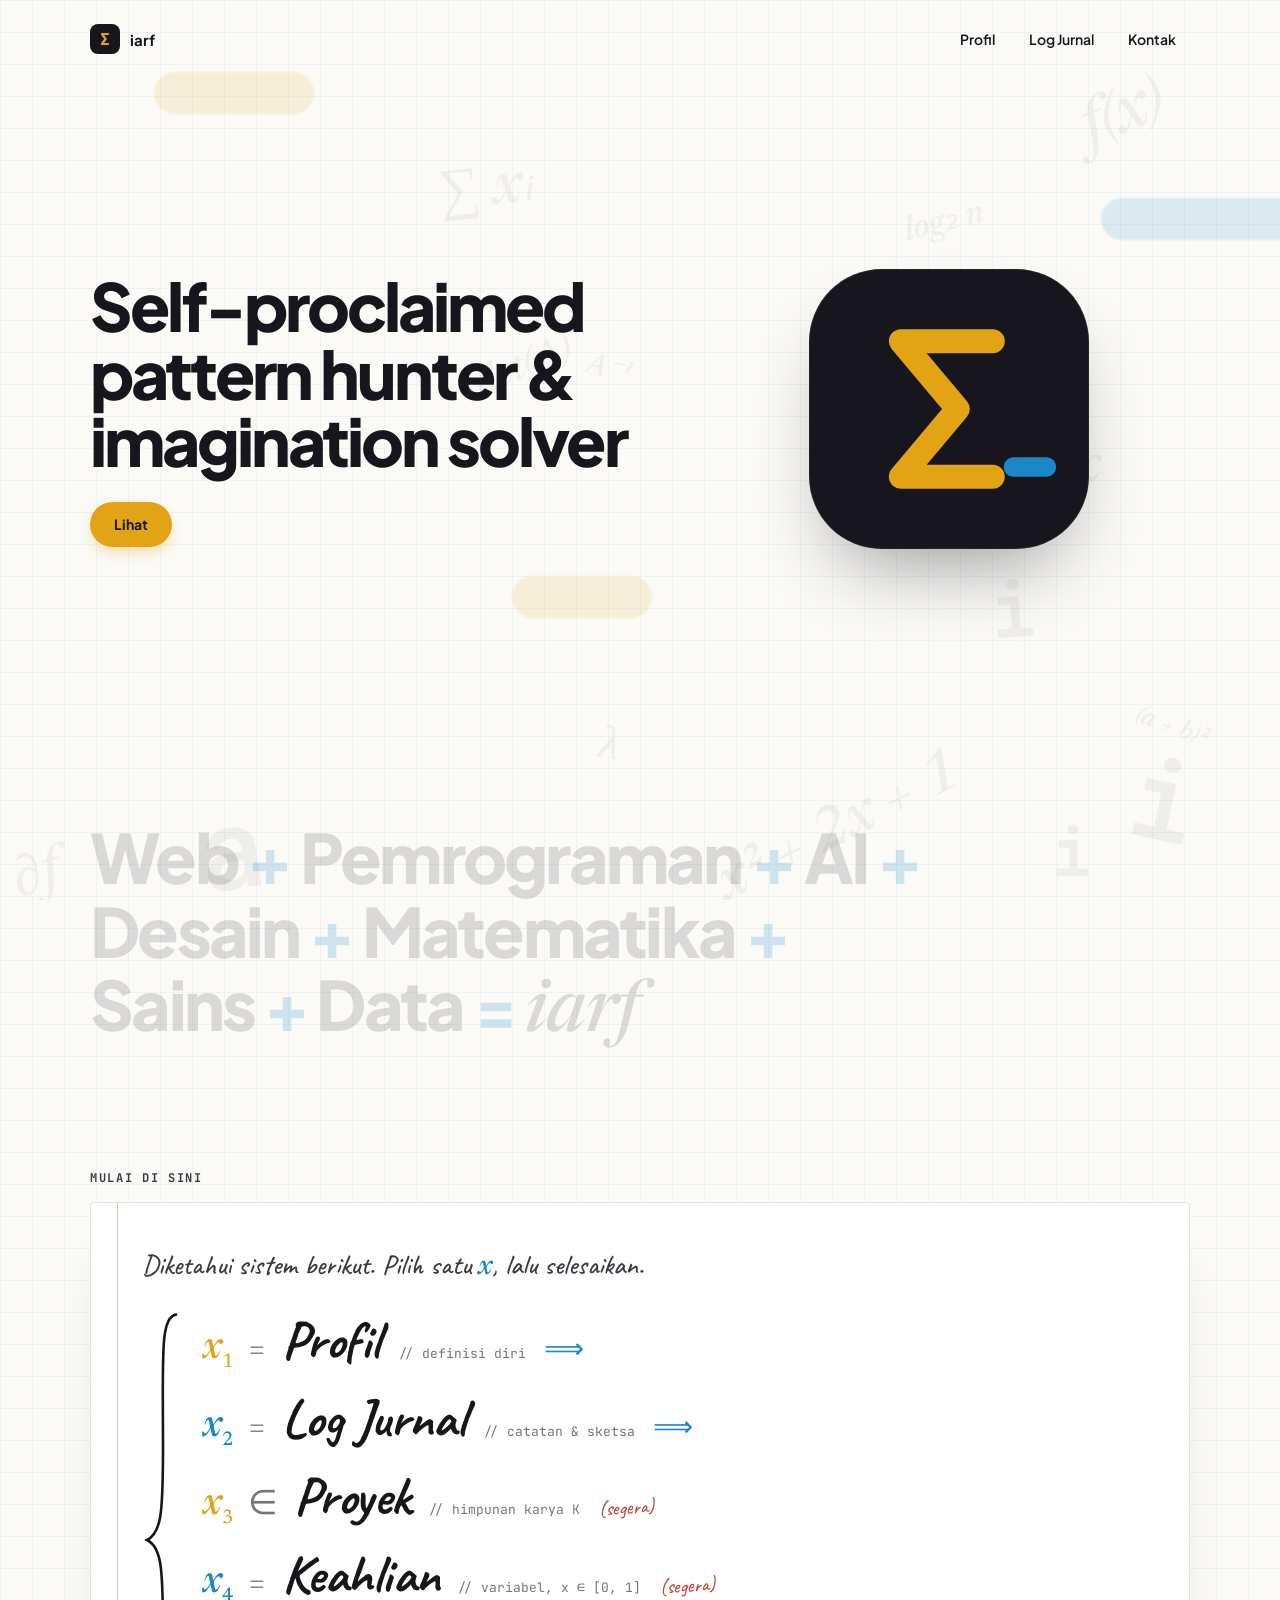
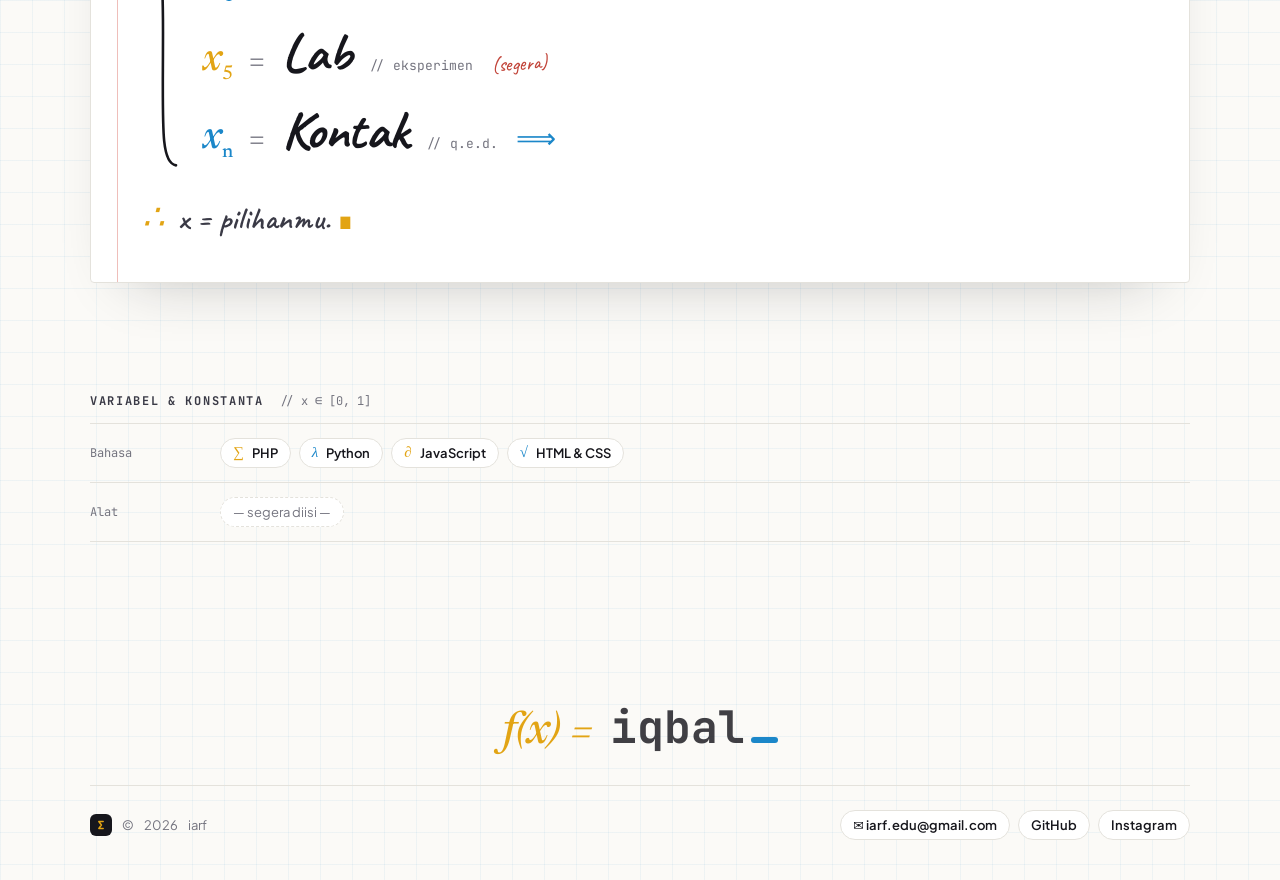
<file: index.html>
<!DOCTYPE html>
<html lang="id" class="no-js">
<head>
  <meta charset="utf-8">
  <meta name="viewport" content="width=device-width, initial-scale=1">
  <title>IARF — Iqbal Akbar Ridha Febriansyah</title>
  <meta name="description" content="Iqbal Akbar Ridha Febriansyah (IARF), programmer dan web developer.">
  <meta name="theme-color" content="#fbfaf7">
  <link rel="icon" href="images/code-16.png" type="image/png">
  <link rel="preconnect" href="https://fonts.googleapis.com">
  <link rel="preconnect" href="https://fonts.gstatic.com" crossorigin>
  <link href="https://fonts.googleapis.com/css2?family=Plus+Jakarta+Sans:wght@400;500;600;700;800&family=JetBrains+Mono:wght@400;500;700&family=Newsreader:ital,wght@1,400;1,500&family=Caveat:wght@500;600;700&display=swap" rel="stylesheet">
  <link rel="stylesheet" href="css/style.css">
  <script>document.documentElement.classList.replace("no-js","js")</script>
</head>
<body class="home">

  <!-- simbol & huruf melayang di latar -->
  <div class="drift" aria-hidden="true"></div>

  <header class="topbar wrap">
    <a href="./" class="brand">
      <span class="brand-tile"><svg viewBox="0 0 32 32"><path d="M21 8H11l6 8-6 8h10"/></svg></span>
      iarf
    </a>
    <nav class="toplinks">
      <a href="profil.html">Profil</a>
      <a href="jurnal.html">Log Jurnal</a>
      <a href="#kontak">Kontak</a>
    </nav>
  </header>

  <main>
    <!-- HERO -->
    <section class="hero wrap">
      <div class="hero-copy">
        <h1 class="reveal">Self-proclaimed pattern hunter &amp; imagination solver</h1>
        <a href="#mulai" class="pill reveal">Lihat</a>
      </div>
      <div class="hero-tile reveal" aria-hidden="true">
        <svg viewBox="0 0 256 256">
          <path class="sigma" d="M168 66H84l52 62-52 62h84"/>
          <rect class="cursor" x="178" y="172" width="48" height="18" rx="9"/>
        </svg>
      </div>
    </section>

    <!-- PERNYATAAN: kata menyala bertahap saat di-scroll -->
    <section class="statement wrap" aria-label="Bidang minat">
      <p class="words">Web + Pemrograman + AI + Desain + Matematika + Sains + Data = <em>iarf</em></p>
    </section>

    <!-- MULAI DI SINI -->
    <section class="start wrap" id="mulai">
      <p class="kicker reveal">Mulai di sini</p>

      <div class="problem">
        <p class="given write">Diketahui sistem berikut. Pilih satu <i>x</i>, lalu selesaikan.</p>

        <div class="system">
          <svg class="brace" viewBox="0 0 40 400" preserveAspectRatio="none" aria-hidden="true">
            <path pathLength="1" d="M34 4 C 18 6, 21 40, 21 120 C 21 178, 19 194, 5 200 C 19 206, 21 222, 21 280 C 21 360, 18 394, 34 396"/>
          </svg>

          <ol class="eqs">
            <li><a class="eq-row" href="profil.html">
              <span class="write"><span class="v y">x<sub>1</sub></span><span class="op">=</span><span class="t">Profil</span></span>
              <span class="note write">// definisi diri</span><span class="go write">⟹</span>
            </a></li>
            <li><a class="eq-row" href="jurnal.html">
              <span class="write"><span class="v b">x<sub>2</sub></span><span class="op">=</span><span class="t">Log Jurnal</span></span>
              <span class="note write">// catatan &amp; sketsa</span><span class="go write">⟹</span>
            </a></li>
            <li><a class="eq-row" href="#" aria-disabled="true">
              <span class="write"><span class="v y">x<sub>3</sub></span><span class="op">∈</span><span class="t">Proyek</span></span>
              <span class="note write">// himpunan karya K</span><span class="soon write">(segera)</span>
            </a></li>
            <li><a class="eq-row" href="#" aria-disabled="true">
              <span class="write"><span class="v b">x<sub>4</sub></span><span class="op">=</span><span class="t">Keahlian</span></span>
              <span class="note write">// variabel, x ∈ [0, 1]</span><span class="soon write">(segera)</span>
            </a></li>
            <li><a class="eq-row" href="#" aria-disabled="true">
              <span class="write"><span class="v y">x<sub>5</sub></span><span class="op">=</span><span class="t">Lab</span></span>
              <span class="note write">// eksperimen</span><span class="soon write">(segera)</span>
            </a></li>
            <li><a class="eq-row" href="#kontak">
              <span class="write"><span class="v b">x<sub>n</sub></span><span class="op">=</span><span class="t">Kontak</span></span>
              <span class="note write">// q.e.d.</span><span class="go write">⟹</span>
            </a></li>
          </ol>
        </div>

        <p class="therefore write"><span class="v y">∴</span> x = pilihanmu. <span class="tomb">∎</span></p>
      </div>
    </section>

    <!-- DIBANGUN DENGAN -->
    <section class="stack wrap">
      <p class="kicker reveal">Variabel &amp; konstanta <span class="eqk">// x ∈ [0, 1]</span></p>
      <div class="stack-row reveal">
        <span class="stack-label">Bahasa</span>
        <div class="chips">
          <span class="chip"><i class="sym">∑</i>PHP</span>
          <span class="chip"><i class="sym">λ</i>Python</span>
          <span class="chip"><i class="sym">∂</i>JavaScript</span>
          <span class="chip"><i class="sym">√</i>HTML &amp; CSS</span>
        </div>
      </div>
      <div class="stack-row reveal">
        <span class="stack-label">Alat</span>
        <div class="chips">
          <span class="chip ghost">— segera diisi —</span>
        </div>
      </div>
    </section>

    <!-- NAMA BESAR -->
    <section class="bigname wrap" aria-label="Iqbal Akbar Ridha Febriansyah">
      <p class="type" data-text="iqbal arfy"><span class="prompt">f(x) =</span><span class="typed"></span><span class="caret"></span></p>
    </section>
  </main>

  <footer class="foot wrap" id="kontak">
    <span class="foot-brand"><span class="brand-tile sm"><svg viewBox="0 0 32 32"><path d="M21 8H11l6 8-6 8h10"/></svg></span>© <span class="year">2026</span> iarf</span>
    <div class="foot-links">
      <a class="chip" href="mailto:iarf.edu@gmail.com">✉ iarf.edu@gmail.com</a>
      <a class="chip" href="https://github.com/iarfinc" target="_blank" rel="noopener">GitHub</a>
      <a class="chip" href="https://instagram.com/iarf__/" target="_blank" rel="noopener">Instagram</a>
    </div>
  </footer>

  <script src="js/main.js"></script>
</body>
</html>
</file>
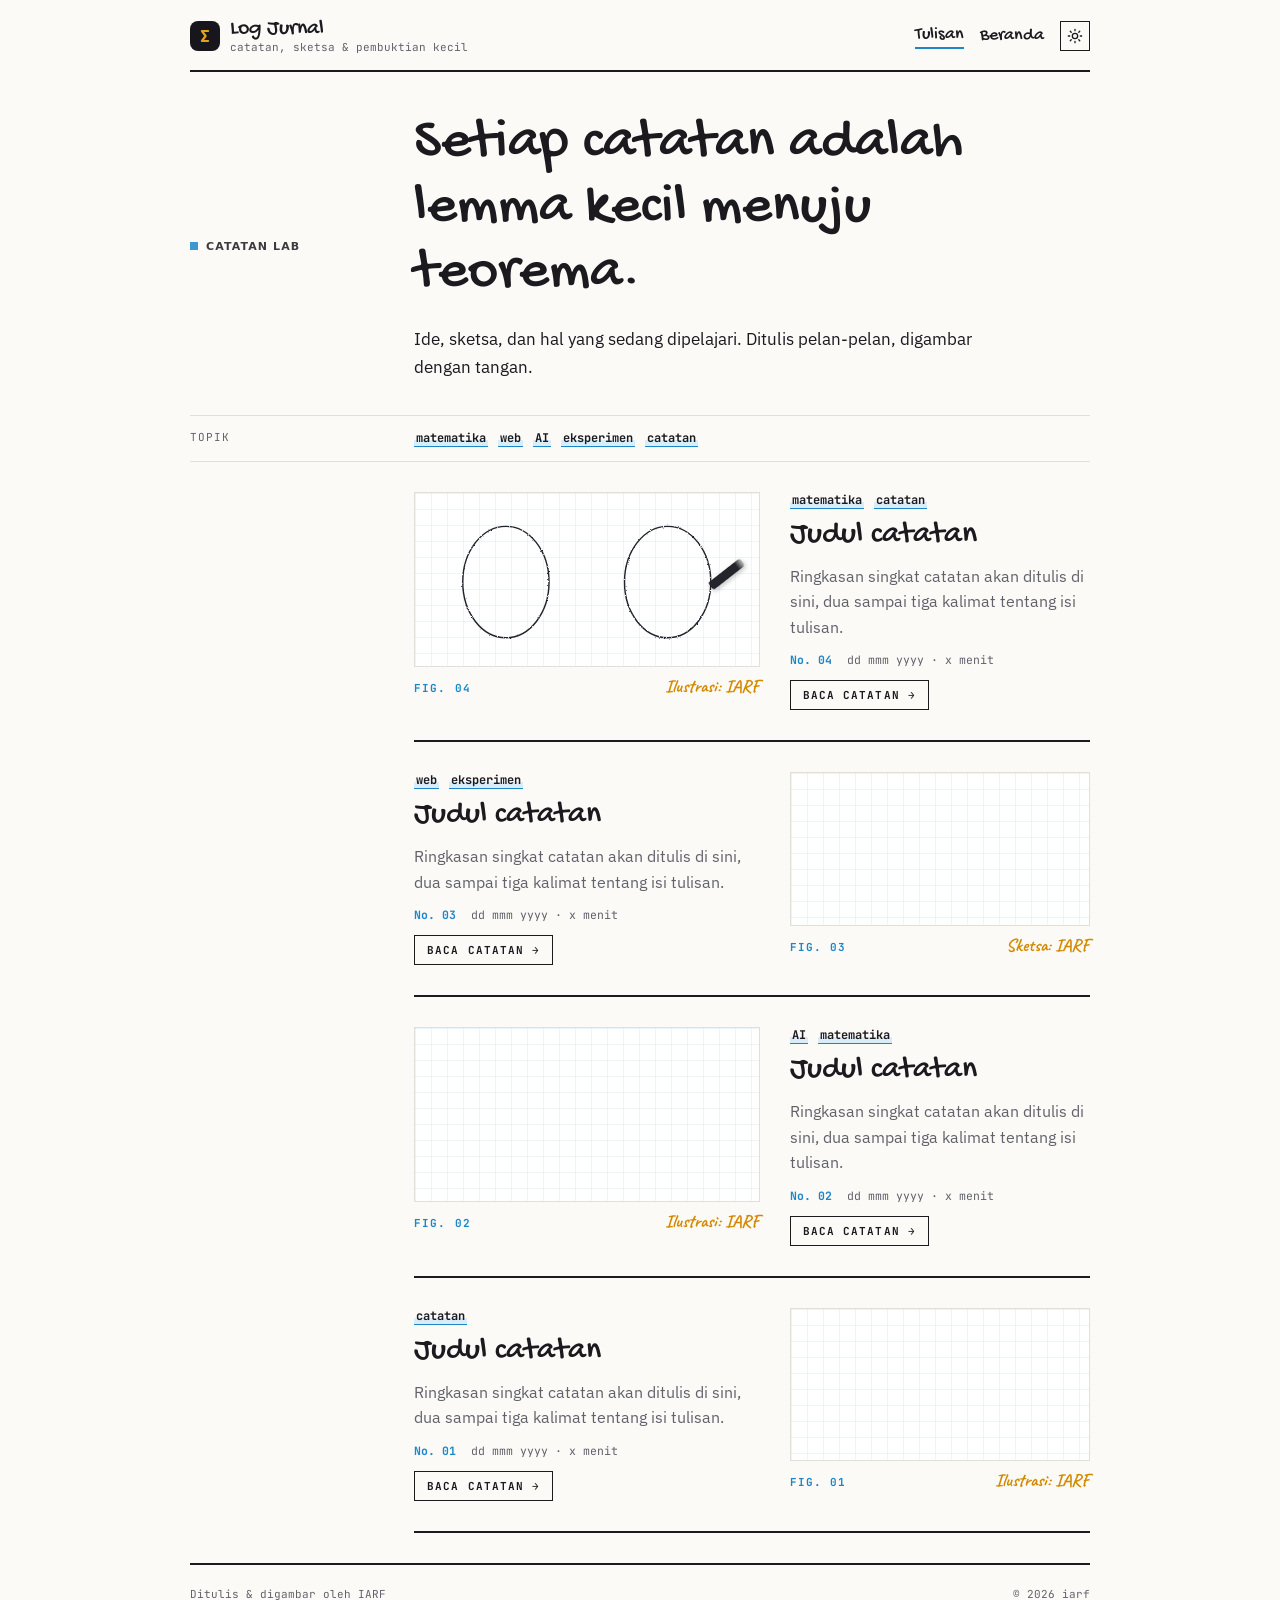
<file: jurnal.html>
<!DOCTYPE html>
<html lang="id" class="no-js">
<head>
  <meta charset="utf-8">
  <meta name="viewport" content="width=device-width, initial-scale=1">
  <title>Log Jurnal — IARF</title>
  <meta name="description" content="Log Jurnal IARF: catatan, sketsa, dan pembuktian kecil.">
  <meta name="theme-color" content="#fbfaf7">
  <link rel="icon" href="images/code-16.png" type="image/png">
  <link rel="preconnect" href="https://fonts.googleapis.com">
  <link rel="preconnect" href="https://fonts.gstatic.com" crossorigin>
  <link href="https://fonts.googleapis.com/css2?family=Gochi+Hand&family=Caveat:wght@500;700&family=IBM+Plex+Sans:wght@400;500;600&family=JetBrains+Mono:wght@400;500;700&display=swap" rel="stylesheet">
  <link rel="stylesheet" href="css/style.css">
  <script>
    document.documentElement.classList.replace("no-js","js");
    if (localStorage.getItem("jurnal-theme") === "dark") document.documentElement.classList.add("dark");
  </script>
</head>
<body class="journal">

  <!-- filter kekasaran garis (efek kapur/pensil) -->
  <svg width="0" height="0" style="position:absolute" aria-hidden="true">
    <filter id="rough" x="-2%" y="-2%" width="104%" height="104%">
      <feTurbulence type="fractalNoise" baseFrequency="1.1" numOctaves="2" seed="4" result="n"/>
      <feDisplacementMap in="SourceGraphic" in2="n" scale="2.2" xChannelSelector="R" yChannelSelector="G"/>
    </filter>
  </svg>

  <div class="jwrap">
    <header class="jbar">
      <a href="./" class="jbrand">
        <span class="brand-tile"><svg viewBox="0 0 32 32"><path d="M21 8H11l6 8-6 8h10"/></svg></span>
        <span><b>Log Jurnal</b><small>catatan, sketsa &amp; pembuktian kecil</small></span>
      </a>
      <nav class="jnav">
        <a href="#tulisan" class="on">Tulisan</a>
        <a href="./">Beranda</a>
        <button class="theme-btn" aria-label="Ganti tema terang/gelap">
          <svg viewBox="0 0 24 24"><circle cx="12" cy="12" r="4"/><path d="M12 2v2M12 20v2M2 12h2M20 12h2M4.9 4.9l1.4 1.4M17.7 17.7l1.4 1.4M4.9 19.1l1.4-1.4M17.7 6.3l1.4-1.4"/></svg>
        </button>
      </nav>
    </header>

    <section class="jhero">
      <p class="jtag"><i></i>Catatan lab</p>
      <div>
        <h1 class="reveal">Setiap catatan adalah lemma kecil menuju teorema.</h1>
        <p class="reveal">Ide, sketsa, dan hal yang sedang dipelajari. Ditulis pelan-pelan, digambar dengan tangan.</p>
      </div>
    </section>

    <section class="topics">
      <span class="jlabel">Topik</span>
      <div class="tags">
        <a href="#">matematika</a><a href="#">web</a><a href="#">AI</a><a href="#">eksperimen</a><a href="#">catatan</a>
      </div>
    </section>

    <section class="posts" id="tulisan">

      <!-- No. 04 -->
      <article class="post">
        <figure class="fig">
          <div class="fig-board">
            <svg class="sketch" viewBox="0 0 360 170" aria-hidden="true">
              <ellipse cx="90" cy="88" rx="48" ry="62"/>
              <ellipse cx="270" cy="88" rx="48" ry="62"/>
              <circle class="dot" cx="90" cy="56" r="3"/><circle class="dot" cx="90" cy="88" r="3"/><circle class="dot" cx="90" cy="120" r="3"/>
              <circle class="dot" cx="270" cy="62" r="3"/><circle class="dot" cx="270" cy="112" r="3"/>
              <path class="acc" d="M96 56 C 160 40, 210 48, 262 62"/><path class="acc" d="M256 58l7 4-6 6"/>
              <path d="M96 88 C 160 92, 210 80, 262 64"/>
              <path d="M96 120 C 160 128, 210 120, 262 112"/><path d="M256 108l7 4-7 5"/>
              <text x="90" y="20">A</text><text x="270" y="20">B</text>
              <text class="acc-t" x="180" y="36">f : A → B</text>
              <text class="sm" x="180" y="162">pemetaan · ilustrasi</text>
            </svg>
          </div>
          <figcaption><span class="fig-no">Fig. 04</span><span class="fig-by">Ilustrasi: IARF</span></figcaption>
        </figure>
        <div class="post-body">
          <div class="tags"><a href="#">matematika</a><a href="#">catatan</a></div>
          <h2>Judul catatan</h2>
          <p>Ringkasan singkat catatan akan ditulis di sini, dua sampai tiga kalimat tentang isi tulisan.</p>
          <p class="meta"><b>No. 04</b> dd mmm yyyy · x menit</p>
          <a class="read" href="#">Baca catatan →</a>
        </div>
      </article>

      <!-- No. 03 -->
      <article class="post flip">
        <figure class="fig">
          <div class="fig-board">
            <svg class="sketch" viewBox="0 0 360 170" aria-hidden="true">
              <rect x="20" y="50" width="80" height="44" rx="2"/>
              <rect class="acc" x="140" y="50" width="80" height="44" rx="2"/>
              <rect x="260" y="50" width="80" height="44" rx="2"/>
              <path d="M102 72h34M130 67l6 5-6 5"/>
              <path d="M222 72h34M250 67l6 5-6 5"/>
              <path class="dash" d="M300 96v30H60V96"/>
              <path d="M55 102l5-6 5 6"/>
              <text x="60" y="77">Ide</text><text class="acc-t" x="180" y="77">Sketsa</text><text x="300" y="77">Bukti</text>
              <text class="sm" x="180" y="142">iterasi · ulangi sampai q.e.d.</text>
              <text class="sm" x="180" y="30">alur kerja</text>
            </svg>
          </div>
          <figcaption><span class="fig-no">Fig. 03</span><span class="fig-by">Sketsa: IARF</span></figcaption>
        </figure>
        <div class="post-body">
          <div class="tags"><a href="#">web</a><a href="#">eksperimen</a></div>
          <h2>Judul catatan</h2>
          <p>Ringkasan singkat catatan akan ditulis di sini, dua sampai tiga kalimat tentang isi tulisan.</p>
          <p class="meta"><b>No. 03</b> dd mmm yyyy · x menit</p>
          <a class="read" href="#">Baca catatan →</a>
        </div>
      </article>

      <!-- No. 02 -->
      <article class="post">
        <figure class="fig">
          <div class="fig-board">
            <svg class="sketch" viewBox="0 0 360 170" aria-hidden="true">
              <path d="M30 40h-8v90h8"/><path d="M92 40h8v90h-8"/>
              <path d="M150 40h-8v90h8"/><path d="M212 40h8v90h-8"/>
              <path class="acc" d="M270 40h-8v90h8"/><path class="acc" d="M332 40h8v90h-8"/>
              <text x="44" y="66">a</text><text x="78" y="66">b</text><text x="44" y="112">c</text><text x="78" y="112">d</text>
              <text x="164" y="66">x</text><text x="198" y="112">y</text>
              <text class="acc-t" x="301" y="92">C</text>
              <text x="121" y="92">·</text><text x="241" y="92">=</text>
              <text class="sm" x="180" y="160">perkalian matriks · ilustrasi</text>
            </svg>
          </div>
          <figcaption><span class="fig-no">Fig. 02</span><span class="fig-by">Ilustrasi: IARF</span></figcaption>
        </figure>
        <div class="post-body">
          <div class="tags"><a href="#">AI</a><a href="#">matematika</a></div>
          <h2>Judul catatan</h2>
          <p>Ringkasan singkat catatan akan ditulis di sini, dua sampai tiga kalimat tentang isi tulisan.</p>
          <p class="meta"><b>No. 02</b> dd mmm yyyy · x menit</p>
          <a class="read" href="#">Baca catatan →</a>
        </div>
      </article>

      <!-- No. 01 -->
      <article class="post flip">
        <figure class="fig">
          <div class="fig-board">
            <svg class="sketch" viewBox="0 0 360 170" aria-hidden="true">
              <path d="M40 140h290M324 135l6 5-6 5"/>
              <path d="M60 154V20M55 26l5-6 5 6"/>
              <path d="M60 136 C 110 136, 120 50, 170 50 S 230 120, 260 110 S 300 40, 320 34"/>
              <path class="acc" d="M128 54l84 0"/>
              <path class="dash" d="M170 50v90"/>
              <circle class="dot" cx="170" cy="50" r="3.5"/>
              <text class="acc-t" x="170" y="36">f′(x) = 0</text>
              <text class="sm" x="330" y="158">x</text><text class="sm" x="46" y="24">y</text>
              <text class="sm" x="250" y="150">kurva belajar · ilustrasi</text>
            </svg>
          </div>
          <figcaption><span class="fig-no">Fig. 01</span><span class="fig-by">Ilustrasi: IARF</span></figcaption>
        </figure>
        <div class="post-body">
          <div class="tags"><a href="#">catatan</a></div>
          <h2>Judul catatan</h2>
          <p>Ringkasan singkat catatan akan ditulis di sini, dua sampai tiga kalimat tentang isi tulisan.</p>
          <p class="meta"><b>No. 01</b> dd mmm yyyy · x menit</p>
          <a class="read" href="#">Baca catatan →</a>
        </div>
      </article>
    </section>

    <footer class="jfoot">
      <span>Ditulis &amp; digambar oleh IARF</span>
      <span>© <span class="year">2026</span> iarf</span>
    </footer>
  </div>

  <script src="js/main.js"></script>
</body>
</html>
</file>
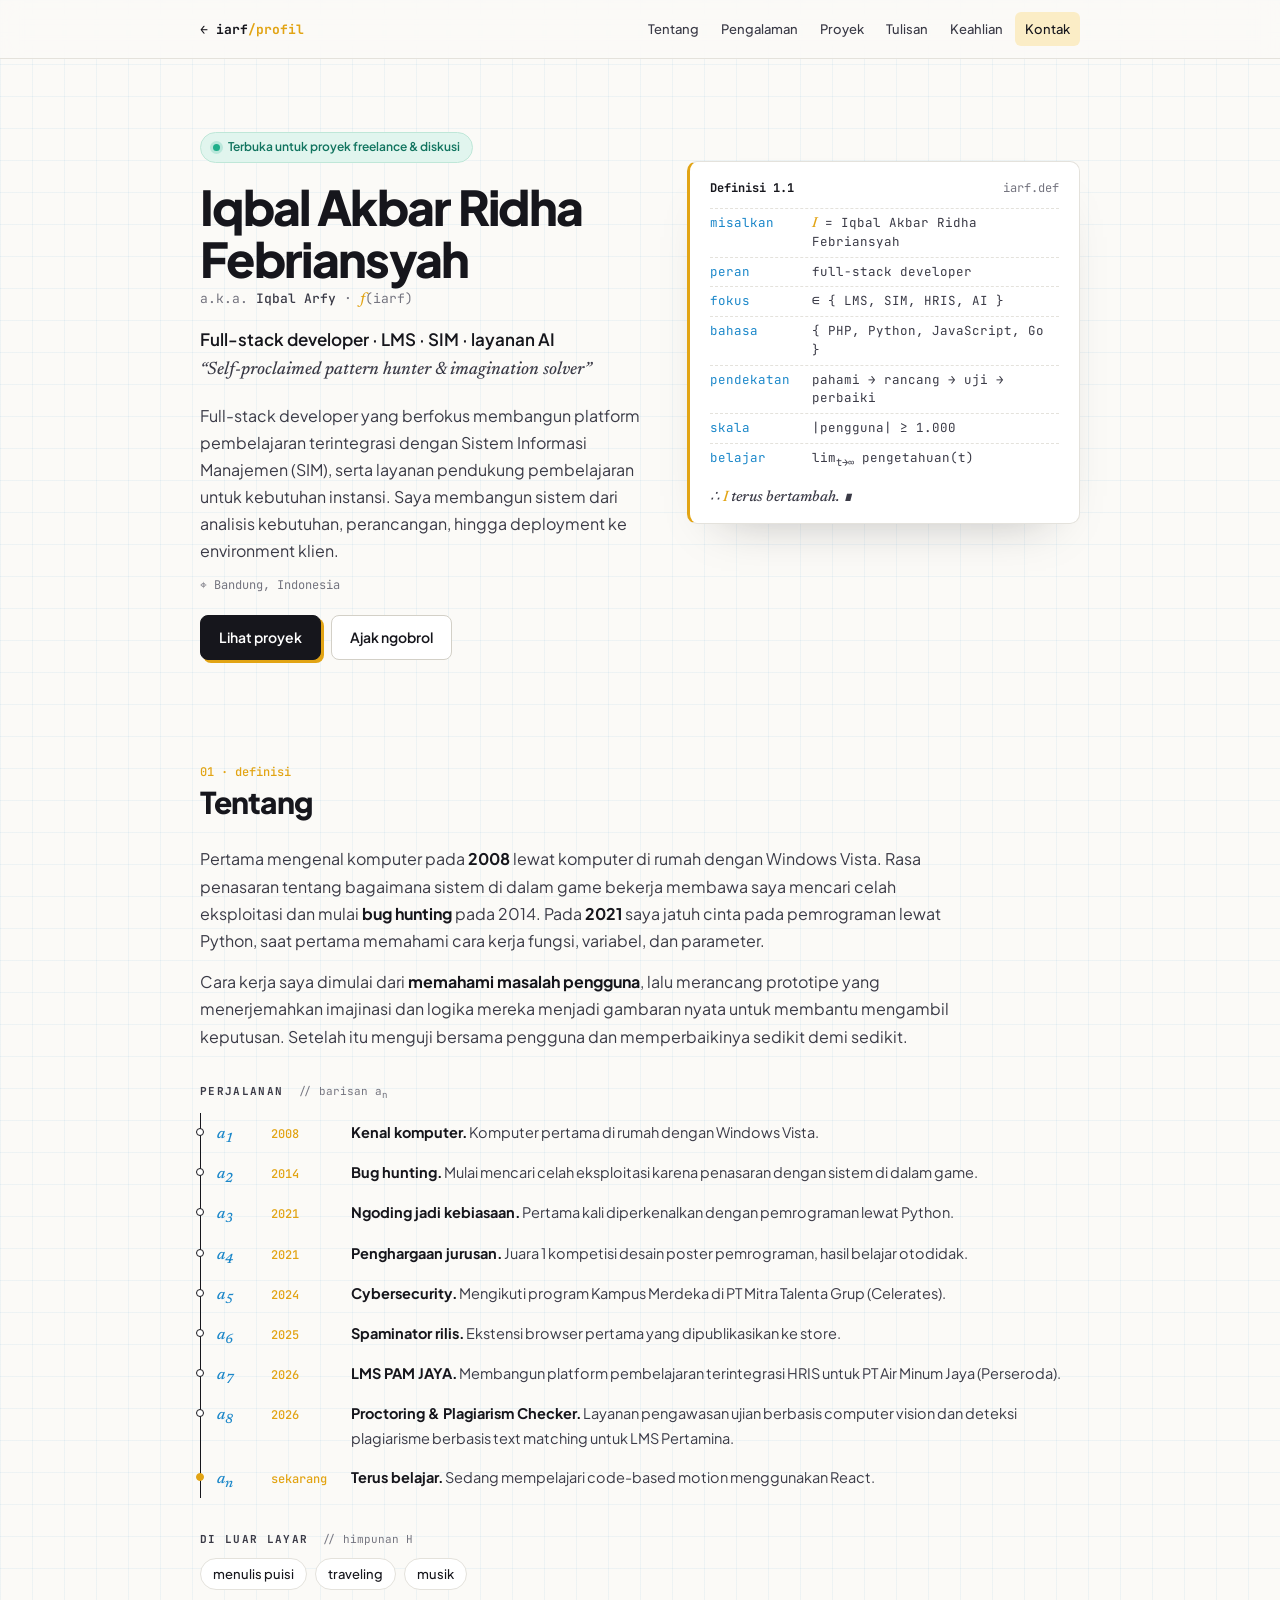
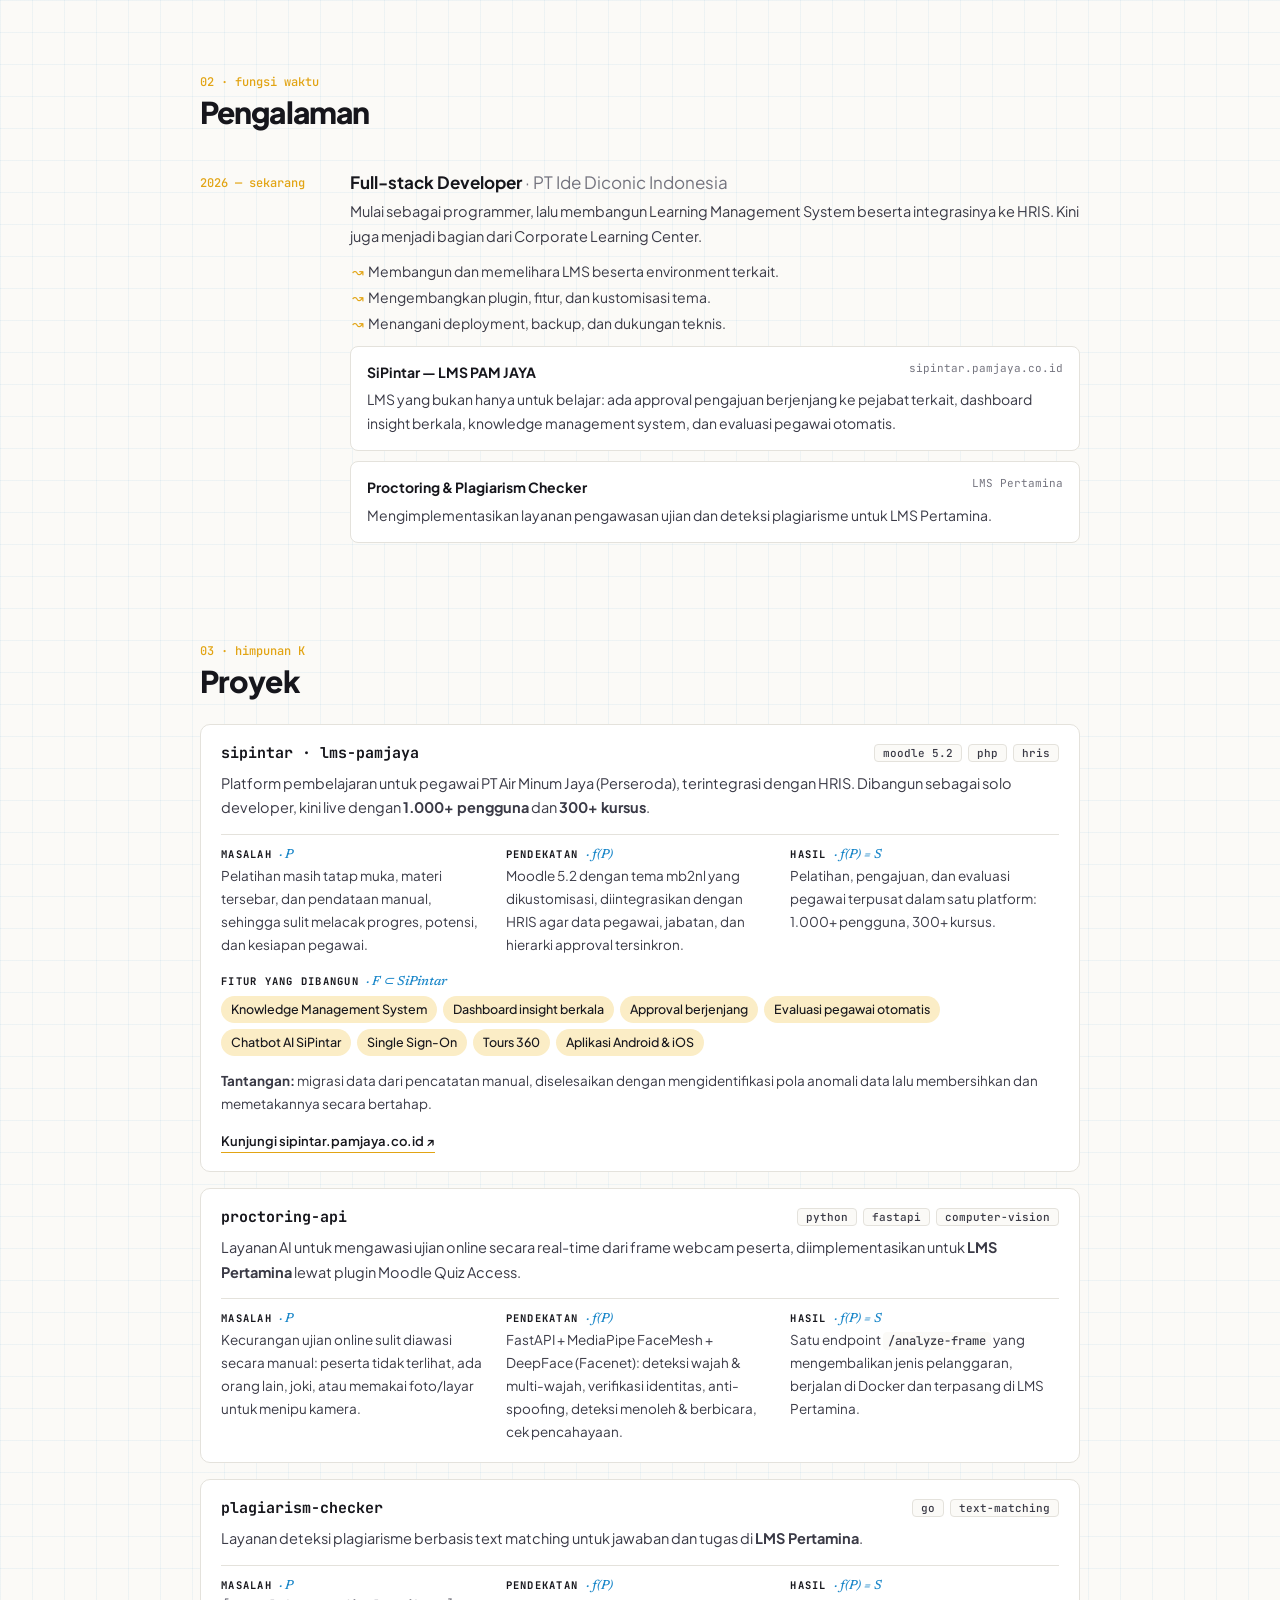
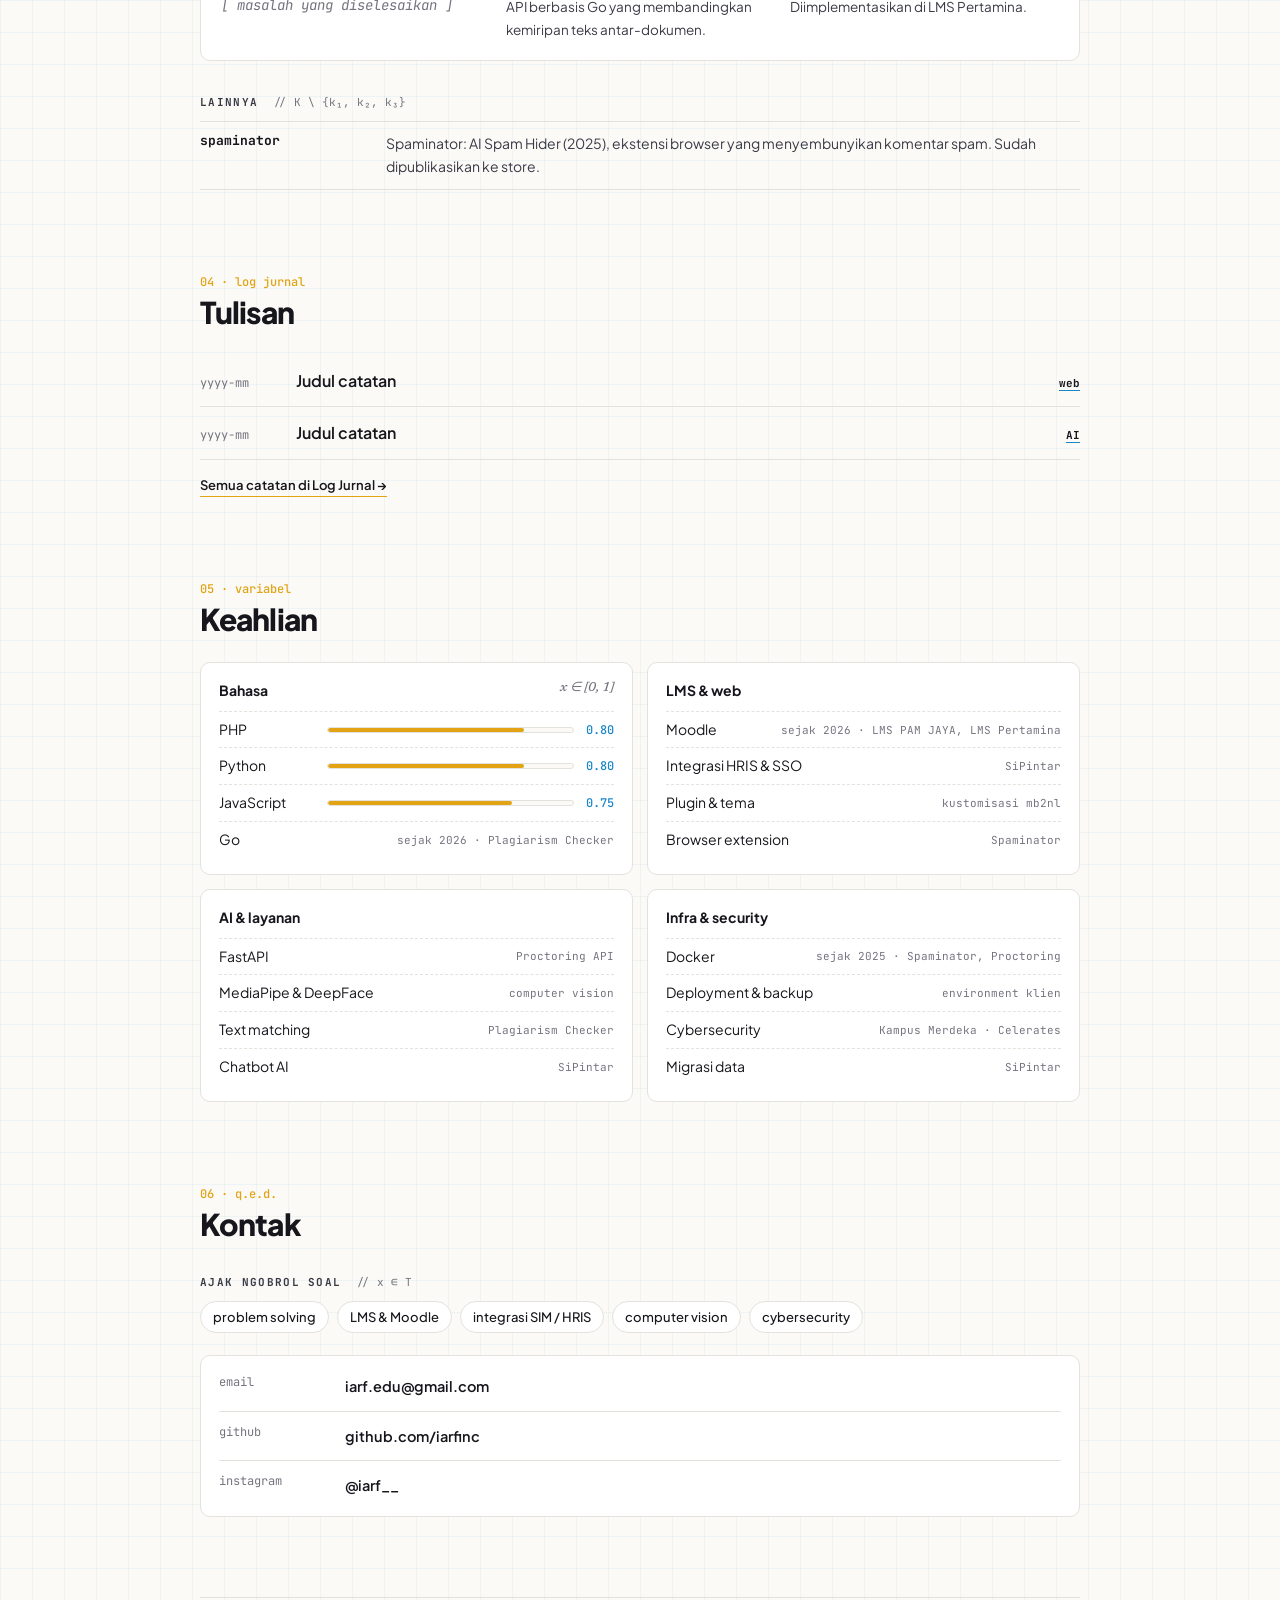
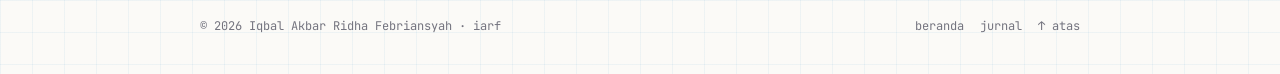
<file: profil.html>
<!DOCTYPE html>
<html lang="id" class="no-js">
<head>
  <meta charset="utf-8">
  <meta name="viewport" content="width=device-width, initial-scale=1">
  <title>Profil — Iqbal Akbar Ridha Febriansyah</title>
  <meta name="description" content="Profil Iqbal Akbar Ridha Febriansyah (Iqbal Arfy / IARF): full-stack developer yang membangun platform pembelajaran terintegrasi SIM dan layanan pendukungnya.">
  <meta name="theme-color" content="#fbfaf7">
  <link rel="icon" href="images/code-16.png" type="image/png">
  <link rel="preconnect" href="https://fonts.googleapis.com">
  <link rel="preconnect" href="https://fonts.gstatic.com" crossorigin>
  <link href="https://fonts.googleapis.com/css2?family=Plus+Jakarta+Sans:wght@400;500;600;700;800&family=JetBrains+Mono:wght@400;500;700&family=Newsreader:ital,wght@1,400;1,500&family=Caveat:wght@500;600;700&display=swap" rel="stylesheet">
  <link rel="stylesheet" href="css/style.css">
  <script>document.documentElement.classList.replace("no-js","js")</script>
</head>
<body class="profile">

  <!-- ============ NAV ============ -->
  <header class="pbar">
    <div class="pbar-in">
      <a href="./" class="pbrand"><span aria-hidden="true">←</span> iarf<b>/profil</b></a>
      <nav class="pnav" aria-label="Bagian profil">
        <a href="#tentang">Tentang</a>
        <a href="#pengalaman">Pengalaman</a>
        <a href="#proyek">Proyek</a>
        <a href="#tulisan">Tulisan</a>
        <a href="#keahlian">Keahlian</a>
        <a href="#kontak">Kontak</a>
      </nav>
    </div>
  </header>

  <main class="pwrap">

    <!-- ============ HERO ============ -->
    <section class="phero">
      <div class="phero-copy">
        <p class="badge reveal"><i></i>Terbuka untuk proyek freelance &amp; diskusi</p>
        <h1 class="reveal">Iqbal Akbar Ridha Febriansyah</h1>
        <p class="aka reveal">a.k.a. <b>Iqbal Arfy</b> · <i>f</i>(iarf)</p>
        <p class="role reveal">Full-stack developer · LMS · SIM · layanan AI</p>
        <p class="quote reveal">“Self-proclaimed pattern hunter &amp; imagination solver”</p>
        <p class="summary reveal">Full-stack developer yang berfokus membangun platform pembelajaran terintegrasi dengan Sistem Informasi Manajemen (SIM), serta layanan pendukung pembelajaran untuk kebutuhan instansi. Saya membangun sistem dari analisis kebutuhan, perancangan, hingga deployment ke environment klien.</p>
        <p class="loc reveal"><span aria-hidden="true">⌖</span> Bandung, Indonesia</p>
        <div class="pcta reveal">
          <a href="#proyek" class="pbtn solid">Lihat proyek</a>
          <a href="mailto:iarf.edu@gmail.com" class="pbtn">Ajak ngobrol</a>
        </div>
      </div>

      <!-- kartu definisi -->
      <aside class="defcard reveal" aria-label="Ringkasan">
        <p class="defcard-head"><span>Definisi 1.1</span><span class="muted">iarf.def</span></p>
        <dl class="deflist">
          <div><dt>misalkan</dt><dd><i>I</i> = Iqbal Akbar Ridha Febriansyah</dd></div>
          <div><dt>peran</dt><dd>full-stack developer</dd></div>
          <div><dt>fokus</dt><dd>∈ { LMS, SIM, HRIS, AI }</dd></div>
          <div><dt>bahasa</dt><dd>{ PHP, Python, JavaScript, Go }</dd></div>
          <div><dt>pendekatan</dt><dd>pahami → rancang → uji → perbaiki</dd></div>
          <div><dt>skala</dt><dd>|pengguna| ≥ 1.000</dd></div>
          <div><dt>belajar</dt><dd>lim<sub>t→∞</sub> pengetahuan(t)</dd></div>
        </dl>
        <p class="defcard-foot">∴ <i>I</i> terus bertambah. ∎</p>
      </aside>
    </section>

    <!-- ============ §1 TENTANG ============ -->
    <section class="psec" id="tentang">
      <p class="psec-num reveal">01 · definisi</p>
      <h2 class="reveal">Tentang</h2>

      <div class="prose reveal">
        <p>Pertama mengenal komputer pada <b>2008</b> lewat komputer di rumah dengan Windows Vista. Rasa penasaran tentang bagaimana sistem di dalam game bekerja membawa saya mencari celah eksploitasi dan mulai <b>bug hunting</b> pada 2014. Pada <b>2021</b> saya jatuh cinta pada pemrograman lewat Python, saat pertama memahami cara kerja fungsi, variabel, dan parameter.</p>
        <p>Cara kerja saya dimulai dari <b>memahami masalah pengguna</b>, lalu merancang prototipe yang menerjemahkan imajinasi dan logika mereka menjadi gambaran nyata untuk membantu mengambil keputusan. Setelah itu menguji bersama pengguna dan memperbaikinya sedikit demi sedikit.</p>
      </div>

      <p class="plabel reveal">Perjalanan <span class="muted">// barisan a<sub>n</sub></span></p>
      <ol class="seq">
        <li class="reveal"><span class="seq-n">a<sub>1</sub></span><span class="seq-y">2008</span><p><b>Kenal komputer.</b> Komputer pertama di rumah dengan Windows Vista.</p></li>
        <li class="reveal"><span class="seq-n">a<sub>2</sub></span><span class="seq-y">2014</span><p><b>Bug hunting.</b> Mulai mencari celah eksploitasi karena penasaran dengan sistem di dalam game.</p></li>
        <li class="reveal"><span class="seq-n">a<sub>3</sub></span><span class="seq-y">2021</span><p><b>Ngoding jadi kebiasaan.</b> Pertama kali diperkenalkan dengan pemrograman lewat Python.</p></li>
        <li class="reveal"><span class="seq-n">a<sub>4</sub></span><span class="seq-y">2021</span><p><b>Penghargaan jurusan.</b> Juara 1 kompetisi desain poster pemrograman, hasil belajar otodidak.</p></li>
        <li class="reveal"><span class="seq-n">a<sub>5</sub></span><span class="seq-y">2024</span><p><b>Cybersecurity.</b> Mengikuti program Kampus Merdeka di PT Mitra Talenta Grup (Celerates).</p></li>
        <li class="reveal"><span class="seq-n">a<sub>6</sub></span><span class="seq-y">2025</span><p><b>Spaminator rilis.</b> Ekstensi browser pertama yang dipublikasikan ke store.</p></li>
        <li class="reveal"><span class="seq-n">a<sub>7</sub></span><span class="seq-y">2026</span><p><b>LMS PAM JAYA.</b> Membangun platform pembelajaran terintegrasi HRIS untuk PT Air Minum Jaya (Perseroda).</p></li>
        <li class="reveal"><span class="seq-n">a<sub>8</sub></span><span class="seq-y">2026</span><p><b>Proctoring &amp; Plagiarism Checker.</b> Layanan pengawasan ujian berbasis computer vision dan deteksi plagiarisme berbasis text matching untuk LMS Pertamina.</p></li>
        <li class="reveal"><span class="seq-n">a<sub>n</sub></span><span class="seq-y">sekarang</span><p><b>Terus belajar.</b> Sedang mempelajari code-based motion menggunakan React.</p></li>
      </ol>

      <p class="plabel reveal">Di luar layar <span class="muted">// himpunan H</span></p>
      <div class="pchips reveal">
        <span>menulis puisi</span><span>traveling</span><span>musik</span>
      </div>
    </section>

    <!-- ============ §2 PENGALAMAN ============ -->
    <section class="psec" id="pengalaman">
      <p class="psec-num reveal">02 · fungsi waktu</p>
      <h2 class="reveal">Pengalaman</h2>

      <div class="exp reveal">
        <p class="exp-when">2026 — sekarang</p>
        <div class="exp-body">
          <h3>Full-stack Developer <span class="muted">· PT Ide Diconic Indonesia</span></h3>
          <p>Mulai sebagai programmer, lalu membangun Learning Management System beserta integrasinya ke HRIS. Kini juga menjadi bagian dari Corporate Learning Center.</p>
          <ul class="duties">
            <li>Membangun dan memelihara LMS beserta environment terkait.</li>
            <li>Mengembangkan plugin, fitur, dan kustomisasi tema.</li>
            <li>Menangani deployment, backup, dan dukungan teknis.</li>
          </ul>
          <div class="subcard">
            <p class="subcard-head"><b>SiPintar — LMS PAM JAYA</b><span class="muted">sipintar.pamjaya.co.id</span></p>
            <p>LMS yang bukan hanya untuk belajar: ada approval pengajuan berjenjang ke pejabat terkait, dashboard insight berkala, knowledge management system, dan evaluasi pegawai otomatis.</p>
          </div>
          <div class="subcard">
            <p class="subcard-head"><b>Proctoring &amp; Plagiarism Checker</b><span class="muted">LMS Pertamina</span></p>
            <p>Mengimplementasikan layanan pengawasan ujian dan deteksi plagiarisme untuk LMS Pertamina.</p>
          </div>
        </div>
      </div>
    </section>

    <!-- ============ §3 PROYEK ============ -->
    <section class="psec" id="proyek">
      <p class="psec-num reveal">03 · himpunan K</p>
      <h2 class="reveal">Proyek</h2>

      <article class="proj reveal">
        <header class="proj-head">
          <h3>sipintar · lms-pamjaya</h3>
          <div class="proj-tags"><span>moodle 5.2</span><span>php</span><span>hris</span></div>
        </header>
        <p class="proj-lead">Platform pembelajaran untuk pegawai PT Air Minum Jaya (Perseroda), terintegrasi dengan HRIS. Dibangun sebagai solo developer, kini live dengan <b>1.000+ pengguna</b> dan <b>300+ kursus</b>.</p>
        <div class="pmh">
          <div><p class="pmh-k">Masalah <span>· P</span></p><p>Pelatihan masih tatap muka, materi tersebar, dan pendataan manual, sehingga sulit melacak progres, potensi, dan kesiapan pegawai.</p></div>
          <div><p class="pmh-k">Pendekatan <span>· f(P)</span></p><p>Moodle 5.2 dengan tema mb2nl yang dikustomisasi, diintegrasikan dengan HRIS agar data pegawai, jabatan, dan hierarki approval tersinkron.</p></div>
          <div><p class="pmh-k">Hasil <span>· f(P) = S</span></p><p>Pelatihan, pengajuan, dan evaluasi pegawai terpusat dalam satu platform: 1.000+ pengguna, 300+ kursus.</p></div>
        </div>
        <p class="feat-k">Fitur yang dibangun <span>· F ⊂ SiPintar</span></p>
        <ul class="feat">
          <li>Knowledge Management System</li><li>Dashboard insight berkala</li><li>Approval berjenjang</li>
          <li>Evaluasi pegawai otomatis</li><li>Chatbot AI SiPintar</li><li>Single Sign-On</li>
          <li>Tours 360</li><li>Aplikasi Android &amp; iOS</li>
        </ul>
        <p class="proj-note"><b>Tantangan:</b> migrasi data dari pencatatan manual, diselesaikan dengan mengidentifikasi pola anomali data lalu membersihkan dan memetakannya secara bertahap.</p>
        <a class="plink" href="https://sipintar.pamjaya.co.id/" target="_blank" rel="noopener">Kunjungi sipintar.pamjaya.co.id ↗</a>
      </article>

      <article class="proj reveal">
        <header class="proj-head">
          <h3>proctoring-api</h3>
          <div class="proj-tags"><span>python</span><span>fastapi</span><span>computer-vision</span></div>
        </header>
        <p class="proj-lead">Layanan AI untuk mengawasi ujian online secara real-time dari frame webcam peserta, diimplementasikan untuk <b>LMS Pertamina</b> lewat plugin Moodle Quiz Access.</p>
        <div class="pmh">
          <div><p class="pmh-k">Masalah <span>· P</span></p><p>Kecurangan ujian online sulit diawasi secara manual: peserta tidak terlihat, ada orang lain, joki, atau memakai foto/layar untuk menipu kamera.</p></div>
          <div><p class="pmh-k">Pendekatan <span>· f(P)</span></p><p>FastAPI + MediaPipe FaceMesh + DeepFace (Facenet): deteksi wajah &amp; multi-wajah, verifikasi identitas, anti-spoofing, deteksi menoleh &amp; berbicara, cek pencahayaan.</p></div>
          <div><p class="pmh-k">Hasil <span>· f(P) = S</span></p><p>Satu endpoint <code>/analyze-frame</code> yang mengembalikan jenis pelanggaran, berjalan di Docker dan terpasang di LMS Pertamina.</p></div>
        </div>
      </article>

      <article class="proj reveal">
        <header class="proj-head">
          <h3>plagiarism-checker</h3>
          <div class="proj-tags"><span>go</span><span>text-matching</span></div>
        </header>
        <p class="proj-lead">Layanan deteksi plagiarisme berbasis text matching untuk jawaban dan tugas di <b>LMS Pertamina</b>.</p>
        <div class="pmh">
          <div><p class="pmh-k">Masalah <span>· P</span></p><p class="ph">[ masalah yang diselesaikan ]</p></div>
          <div><p class="pmh-k">Pendekatan <span>· f(P)</span></p><p>API berbasis Go yang membandingkan kemiripan teks antar-dokumen.</p></div>
          <div><p class="pmh-k">Hasil <span>· f(P) = S</span></p><p>Diimplementasikan di LMS Pertamina.</p></div>
        </div>
      </article>

      <p class="plabel reveal">Lainnya <span class="muted">// K \ {k₁, k₂, k₃}</span></p>
      <dl class="others reveal">
        <div><dt>spaminator</dt><dd>Spaminator: AI Spam Hider (2025), ekstensi browser yang menyembunyikan komentar spam. Sudah dipublikasikan ke store.</dd></div>
      </dl>
    </section>

    <!-- ============ §4 TULISAN ============ -->
    <section class="psec" id="tulisan">
      <p class="psec-num reveal">04 · log jurnal</p>
      <h2 class="reveal">Tulisan</h2>
      <ul class="posts-mini">
        <li class="reveal"><span class="pm-date">yyyy-mm</span><a href="jurnal.html">Judul catatan</a><span class="pm-tag">web</span></li>
        <li class="reveal"><span class="pm-date">yyyy-mm</span><a href="jurnal.html">Judul catatan</a><span class="pm-tag">AI</span></li>
      </ul>
      <a class="plink reveal" href="jurnal.html">Semua catatan di Log Jurnal →</a>
    </section>

    <!-- ============ §5 KEAHLIAN ============ -->
    <section class="psec" id="keahlian">
      <p class="psec-num reveal">05 · variabel</p>
      <h2 class="reveal">Keahlian</h2>

      <div class="skills">
        <div class="sk-group reveal">
          <p class="sk-title">Bahasa <span class="muted">x ∈ [0, 1]</span></p>
          <div class="sk"><span>PHP</span><span class="sk-bar" style="--v:.8"><i></i></span><span class="sk-v">0.80</span></div>
          <div class="sk"><span>Python</span><span class="sk-bar" style="--v:.8"><i></i></span><span class="sk-v">0.80</span></div>
          <div class="sk"><span>JavaScript</span><span class="sk-bar" style="--v:.75"><i></i></span><span class="sk-v">0.75</span></div>
          <div class="sk"><span>Go</span><span class="sk-note">sejak 2026 · Plagiarism Checker</span></div>
        </div>
        <div class="sk-group reveal">
          <p class="sk-title">LMS &amp; web</p>
          <div class="sk"><span>Moodle</span><span class="sk-note">sejak 2026 · LMS PAM JAYA, LMS Pertamina</span></div>
          <div class="sk"><span>Integrasi HRIS &amp; SSO</span><span class="sk-note">SiPintar</span></div>
          <div class="sk"><span>Plugin &amp; tema</span><span class="sk-note">kustomisasi mb2nl</span></div>
          <div class="sk"><span>Browser extension</span><span class="sk-note">Spaminator</span></div>
        </div>
        <div class="sk-group reveal">
          <p class="sk-title">AI &amp; layanan</p>
          <div class="sk"><span>FastAPI</span><span class="sk-note">Proctoring API</span></div>
          <div class="sk"><span>MediaPipe &amp; DeepFace</span><span class="sk-note">computer vision</span></div>
          <div class="sk"><span>Text matching</span><span class="sk-note">Plagiarism Checker</span></div>
          <div class="sk"><span>Chatbot AI</span><span class="sk-note">SiPintar</span></div>
        </div>
        <div class="sk-group reveal">
          <p class="sk-title">Infra &amp; security</p>
          <div class="sk"><span>Docker</span><span class="sk-note">sejak 2025 · Spaminator, Proctoring</span></div>
          <div class="sk"><span>Deployment &amp; backup</span><span class="sk-note">environment klien</span></div>
          <div class="sk"><span>Cybersecurity</span><span class="sk-note">Kampus Merdeka · Celerates</span></div>
          <div class="sk"><span>Migrasi data</span><span class="sk-note">SiPintar</span></div>
        </div>
      </div>
    </section>

    <!-- ============ §6 KONTAK ============ -->
    <section class="psec" id="kontak">
      <p class="psec-num reveal">06 · q.e.d.</p>
      <h2 class="reveal">Kontak</h2>
      <p class="plabel reveal">Ajak ngobrol soal <span class="muted">// x ∈ T</span></p>
      <div class="pchips reveal">
        <span>problem solving</span><span>LMS &amp; Moodle</span><span>integrasi SIM / HRIS</span><span>computer vision</span><span>cybersecurity</span>
      </div>
      <dl class="contact reveal">
        <div><dt>email</dt><dd><a href="mailto:iarf.edu@gmail.com">iarf.edu@gmail.com</a></dd></div>
        <div><dt>github</dt><dd><a href="https://github.com/iarfinc" target="_blank" rel="noopener">github.com/iarfinc</a></dd></div>
        <div><dt>instagram</dt><dd><a href="https://instagram.com/iarf__/" target="_blank" rel="noopener">@iarf__</a></dd></div>
      </dl>
    </section>
  </main>

  <footer class="pfoot">
    <span>© <span class="year">2026</span> Iqbal Akbar Ridha Febriansyah · iarf</span>
    <nav><a href="./">beranda</a><a href="jurnal.html">jurnal</a><a href="#">↑ atas</a></nav>
  </footer>

  <script src="js/main.js"></script>
</body>
</html>
</file>
<file: css/style.css>
/* ==========================================================
   IARF — tema putih · aljabar
   home: hub dengan ekspresi aljabar melayang
   jurnal: kertas grafik + diagram yang tergambar bertahap
   ========================================================== */

:root {
  --bg: #fbfaf7;
  --surface: #ffffff;
  --ink: #16161c;
  --ink-2: #3a3a46;
  --muted: #74747f;
  --line: #e4e2dc;
  --line-2: #d3d0c7;
  --yellow: #e2a414;
  --yellow-soft: #fbedc6;
  --blue: #1b87c9;
  --blue-soft: #d9edf9;
  --grid: rgba(27, 135, 201, .06);

  --sans: "Plus Jakarta Sans", system-ui, sans-serif;
  --mono: "JetBrains Mono", ui-monospace, Consolas, monospace;
  --math: "Newsreader", Georgia, serif;
  --hand: "Gochi Hand", "Segoe Print", cursive;
  --script: "Caveat", "Segoe Print", cursive;

  --ease: cubic-bezier(.22, 1, .36, 1);
}

*, *::before, *::after { box-sizing: border-box; }
html { scroll-behavior: smooth; }
body { margin: 0; background: var(--bg); color: var(--ink); -webkit-font-smoothing: antialiased; overflow-x: hidden; }
a { color: inherit; }
::selection { background: var(--yellow); color: var(--ink); }

.wrap { width: min(1100px, 100% - 2 * clamp(20px, 5vw, 48px)); margin-inline: auto; }

/* reveal (aktif hanya jika JS jalan) */
.js .reveal { opacity: 0; transform: translateY(24px); transition: opacity .9s var(--ease), transform .9s var(--ease); transition-delay: var(--d, 0s); }
.reveal.in { opacity: 1; transform: none; }

/* logo tile (Σ) */
.brand-tile {
  display: inline-grid; place-items: center; width: 30px; height: 30px; border-radius: 8px;
  background: var(--ink);
}
.brand-tile svg { width: 20px; height: 20px; fill: none; stroke: var(--yellow); stroke-width: 3.4; stroke-linecap: round; stroke-linejoin: round; }
.brand-tile.sm { width: 22px; height: 22px; border-radius: 6px; }
.brand-tile.sm svg { width: 14px; height: 14px; }

/* ==========================================================
   HOME
   ========================================================== */
body.home {
  font: 400 17px/1.6 var(--sans);
  background-image:
    linear-gradient(var(--grid) 1px, transparent 1px),
    linear-gradient(90deg, var(--grid) 1px, transparent 1px);
  background-size: 32px 32px;
}

/* ekspresi aljabar melayang */
.drift { position: fixed; inset: 0; z-index: -1; pointer-events: none; overflow: hidden; }
.drift span {
  position: absolute; white-space: nowrap; color: var(--ink); opacity: .055;
  font: italic 500 var(--fs, 60px)/1 var(--math);
  transform: translate3d(0, calc(var(--py, 0) * 1px), 0) rotate(var(--rot, 0deg));
  will-change: transform;
}
.drift span.m { font-family: var(--mono); font-style: normal; font-weight: 700; }
.drift .bar { position: absolute; height: 42px; border-radius: 99px; opacity: .14; filter: blur(1px); }
.drift .bar.y { background: var(--yellow); }
.drift .bar.b { background: var(--blue); }

/* top bar */
.topbar { display: flex; justify-content: space-between; align-items: center; padding: 20px 0; }
.brand { display: inline-flex; align-items: center; gap: 10px; font: 700 15px var(--sans); text-decoration: none; }
.toplinks { display: flex; gap: 6px; }
.toplinks a { font-size: 14px; font-weight: 600; text-decoration: none; padding: 8px 14px; border-radius: 99px; transition: background .2s; }
.toplinks a:hover { background: rgba(22, 22, 28, .06); }

/* hero */
.hero {
  display: grid; grid-template-columns: 1.2fr 1fr; align-items: center; gap: 40px;
  min-height: min(78vh, 720px); padding: 40px 0 80px;
}
.hero h1 { margin: 0 0 28px; font: 800 clamp(40px, 5.6vw, 66px)/1.02 var(--sans); letter-spacing: -.045em; max-width: 12ch; }
.pill {
  display: inline-block; padding: 11px 24px; border-radius: 99px; text-decoration: none;
  background: var(--yellow); color: var(--ink); font-weight: 700; font-size: 14px;
  box-shadow: 0 6px 18px -6px rgba(226, 164, 20, .6);
  transition: transform .25s var(--ease), box-shadow .25s var(--ease);
}
.pill:hover { transform: translateY(-2px); box-shadow: 0 10px 24px -8px rgba(226, 164, 20, .7); }

.hero-tile {
  justify-self: center; width: min(280px, 70vw); aspect-ratio: 1; border-radius: 26%;
  background: var(--ink); display: grid; place-items: center;
  box-shadow: 0 40px 80px -30px rgba(22, 22, 28, .45), inset 0 0 0 1px rgba(255, 255, 255, .06);
}
.hero-tile svg { width: 100%; height: 100%; }
.sigma { fill: none; stroke: var(--yellow); stroke-width: 22; stroke-linecap: round; stroke-linejoin: round; }
.js .sigma { stroke-dasharray: 330; stroke-dashoffset: 330; animation: drawsig 1.4s var(--ease) .3s forwards; }
@keyframes drawsig { to { stroke-dashoffset: 0; } }
.cursor { fill: var(--blue); animation: blink 1.1s steps(1) infinite; }
@keyframes blink { 50% { opacity: 0; } }

/* statement: kata menyala bertahap */
.statement { padding: 40px 0 120px; }
.words { margin: 0; font: 800 clamp(34px, 5.4vw, 68px)/1.08 var(--sans); letter-spacing: -.04em; max-width: 18ch; }
.words em { font: italic 500 1.05em var(--math); letter-spacing: -.01em; color: var(--yellow); }
.js .words .w { color: rgba(22, 22, 28, .14); transition: color .4s; }
.js .words .w.lit { color: var(--ink); }
.js .words .w.op { color: rgba(27, 135, 201, .2); }
.js .words .w.op.lit { color: var(--blue); }
.js .words .w.lit em, .js .words em.w.lit { color: var(--yellow); }

/* kicker */
.kicker { margin: 0 0 16px; font: 700 12px var(--mono); letter-spacing: .14em; text-transform: uppercase; color: var(--ink-2); }
.eqk { text-transform: none; letter-spacing: 0; font-weight: 400; color: var(--muted); margin-left: 8px; }

/* sistem persamaan (pengganti kartu) */
.start { padding-bottom: 110px; }
.problem {
  position: relative; padding: clamp(26px, 4vw, 44px) clamp(22px, 4vw, 52px);
  background: var(--surface); border: 1px solid var(--line); border-radius: 4px;
  box-shadow: 0 30px 60px -40px rgba(22, 22, 28, .3);
}
/* garis margin merah seperti buku tulis */
.problem::before { content: ""; position: absolute; top: 0; bottom: 0; left: clamp(12px, 2vw, 26px); width: 1.5px; background: rgba(210, 69, 58, .35); }
.given { margin: 0 0 22px; font: 500 clamp(22px, 2.4vw, 28px)/1.3 var(--script); color: var(--ink-2); }
.given i { font: italic 500 1.05em var(--math); color: var(--blue); }

.system { position: relative; padding-left: clamp(36px, 5vw, 60px); }
.brace { position: absolute; left: 0; top: 4px; bottom: 4px; width: clamp(26px, 3.4vw, 40px); height: calc(100% - 8px); overflow: visible; }
.brace path { fill: none; stroke: var(--ink); stroke-width: 2.6; stroke-linecap: round; vector-effect: non-scaling-stroke; }
/* kurung kurawal "ditulis" dari atas ke bawah */
.js .brace { clip-path: inset(0 -20% 100% -20%); transition: clip-path 1.1s cubic-bezier(.6, 0, .3, 1); }
.problem.go .brace { clip-path: inset(-2% -20% -2% -20%); }

.eqs { list-style: none; margin: 0; padding: 0; }
.eq-row {
  position: relative; display: flex; align-items: baseline; flex-wrap: wrap; column-gap: 18px;
  padding: 8px 0 12px; text-decoration: none; color: var(--ink);
}
.eq-row .v { font: italic 500 clamp(28px, 3.2vw, 40px)/1 var(--math); }
.eq-row .v sub { font-size: .5em; font-style: normal; }
.v.y { color: var(--yellow); }
.v.b { color: var(--blue); }
.eq-row .op { margin: 0 .45em; font: 400 clamp(24px, 2.8vw, 34px)/1 var(--math); color: var(--muted); }
.eq-row .t { font: 700 clamp(34px, 4.2vw, 54px)/1 var(--script); letter-spacing: -.01em; transition: color .3s; }
.eq-row .note { font: 400 13px var(--mono); color: var(--muted); }
.eq-row .soon { font: 500 20px var(--script); color: #c2453a; transform: rotate(-4deg); }
.eq-row .go { font: 400 28px/1 var(--math); color: var(--blue); transition: transform .35s var(--ease); }
.eq-row:hover .go { transform: translateX(8px); }
.eq-row:hover .t { color: var(--ink-2); }

/* coretan stabilo di bawah judul saat hover / fokus */
.eq-row .t { position: relative; }
.eq-row .t::after {
  content: ""; position: absolute; left: -4%; right: -6%; bottom: -8px; height: 12px;
  background: url("data:image/svg+xml,%3Csvg xmlns='http://www.w3.org/2000/svg' viewBox='0 0 200 12' preserveAspectRatio='none'%3E%3Cpath d='M2 8 C 40 2, 80 11, 120 6 S 180 4, 198 7' fill='none' stroke='%23e2a414' stroke-width='3' stroke-linecap='round'/%3E%3C/svg%3E") no-repeat 0 0 / 100% 100%;
  clip-path: inset(0 100% 0 0); transition: clip-path .45s var(--ease);
}
.eq-row:hover .t::after, .eq-row:focus-visible .t::after { clip-path: inset(0 0 0 0); }
.eq-row:focus-visible { outline: 2px dashed var(--blue); outline-offset: 4px; }

.therefore { margin: 22px 0 0; font: 600 clamp(24px, 2.6vw, 32px)/1.2 var(--script); color: var(--ink-2); }
.therefore .v { font: italic 500 1.1em var(--math); margin-right: 6px; }
.therefore .tomb { color: var(--yellow); font-family: var(--sans); font-size: .7em; }

/* efek menulis: teks terbuka dari kiri ke kanan, bertahap per huruf */
.js .write { display: inline-block; clip-path: inset(-20% 100% -30% 0); transition: clip-path var(--wd, .8s) steps(var(--n, 12)) var(--wdelay, 0s); }
.problem.go .write { clip-path: inset(-20% -5% -30% 0); }

/* stack */
.stack { padding-bottom: 120px; }
.stack .kicker { padding-bottom: 14px; border-bottom: 1px solid var(--line); margin-bottom: 0; }
.stack-row { display: grid; grid-template-columns: 110px 1fr; gap: 20px; align-items: center; padding: 14px 0; border-bottom: 1px solid var(--line); }
.stack-label { font: 400 12px var(--mono); color: var(--muted); }
.chips { display: flex; flex-wrap: wrap; gap: 8px; }
.chip {
  display: inline-flex; align-items: center; gap: 8px; padding: 6px 12px; border-radius: 99px;
  background: var(--surface); border: 1px solid var(--line); font: 600 13px var(--sans); text-decoration: none;
  transition: border-color .2s, transform .2s var(--ease);
}
.chip:hover { border-color: var(--ink); transform: translateY(-1px); }
.chip .sym { font: italic 500 15px/1 var(--math); color: var(--yellow); }
.chip:nth-child(even) .sym { color: var(--blue); }
.chip.ghost { color: var(--muted); font-weight: 400; border-style: dashed; }

/* nama besar */
.bigname { padding: 40px 0 30px; border-bottom: 1px solid var(--line); text-align: center; overflow: hidden; }
.type { margin: 0; display: inline-flex; align-items: baseline; gap: .35em; font: 700 clamp(14px, 3.5vw, 46px)/1.1 var(--mono); color: rgba(22, 22, 28, .82); white-space: nowrap; }
.prompt { font: italic 500 1em var(--math); color: var(--yellow); }
.caret { display: inline-block; width: .6em; height: .14em; background: var(--blue); border-radius: 99px; animation: blink 1.1s steps(1) infinite; margin-left: -.2em; }

/* footer */
.foot { display: flex; justify-content: space-between; align-items: center; flex-wrap: wrap; gap: 14px; padding: 24px 0 40px; font-size: 13px; color: var(--muted); }
.foot-brand { display: inline-flex; align-items: center; gap: 10px; }
.foot-links { display: flex; flex-wrap: wrap; gap: 8px; }
.foot-links .chip { color: var(--ink); }

/* ==========================================================
   JURNAL
   ========================================================== */
body.journal {
  --j-bg: #fbfaf7;
  --j-ink: #1a1a1f;
  --j-soft: #62626c;
  --j-rule: #1a1a1f;
  --j-line: #e2dfd8;
  --j-board: #ffffff;
  --j-board-grid: rgba(27, 135, 201, .08);
  --j-stroke: #24242c;
  --j-acc: #d48a00;
  --j-blue: #1b87c9;
  --j-tag: #d9edf9;
  background: var(--j-bg); color: var(--j-ink);
  font: 400 17px/1.65 "IBM Plex Sans", system-ui, sans-serif;
  transition: background .4s, color .4s;
}
html.dark body.journal {
  --j-bg: #181716;
  --j-ink: #f0eee8;
  --j-soft: #a7a49c;
  --j-rule: #f0eee8;
  --j-line: #34322f;
  --j-board: #1f1e1c;
  --j-board-grid: rgba(255, 255, 255, .045);
  --j-stroke: #ecebe4;
  --j-acc: #f2b53c;
  --j-blue: #5fb6ea;
  --j-tag: rgba(95, 182, 234, .18);
}

.jwrap { width: min(900px, 100% - 2 * clamp(18px, 5vw, 40px)); margin-inline: auto; }

.jbar { display: flex; justify-content: space-between; align-items: center; padding: 18px 0 16px; border-bottom: 2px solid var(--j-rule); }
.jbrand { display: flex; align-items: center; gap: 10px; text-decoration: none; }
.jbrand b { display: block; font: 400 22px/1 var(--hand); }
.jbrand small { display: block; font: 400 11px var(--mono); color: var(--j-soft); }
.jnav { display: flex; align-items: center; gap: 16px; }
.jnav a { font: 400 18px var(--hand); text-decoration: none; padding-bottom: 2px; }
.jnav a.on { border-bottom: 2px solid var(--j-blue); }
.theme-btn { width: 30px; height: 30px; display: grid; place-items: center; background: none; border: 1.5px solid var(--j-ink); color: var(--j-ink); cursor: pointer; }
.theme-btn svg { width: 16px; height: 16px; fill: none; stroke: currentColor; stroke-width: 2; stroke-linecap: round; }

.jhero { display: grid; grid-template-columns: 200px 1fr; gap: 24px; padding: 40px 0 34px; }
.jtag { margin: 10px 0 0; font: 700 11px var(--sans); letter-spacing: .1em; text-transform: uppercase; display: flex; align-items: center; gap: 8px; }
.jtag i { width: 8px; height: 8px; background: var(--j-blue); }
.jhero h1 { margin: 0 0 18px; font: 400 clamp(40px, 5.6vw, 58px)/1.12 var(--hand); }
.jhero p { margin: 0; max-width: 34em; color: var(--j-ink); opacity: .85; }

.topics { display: grid; grid-template-columns: 200px 1fr; gap: 24px; padding: 14px 0; border-block: 1px solid var(--j-line); }
.jlabel { font: 400 11px var(--mono); letter-spacing: .1em; text-transform: uppercase; color: var(--j-soft); }
.tags { display: flex; flex-wrap: wrap; gap: 10px; }
.tags a { font: 700 12px var(--mono); text-decoration: none; padding: 0 2px; background: linear-gradient(transparent 60%, var(--j-tag) 60%); border-bottom: 1.5px solid var(--j-blue); }
.tags a:hover { background: var(--j-tag); }

.posts { margin-left: 224px; }
.post { display: grid; grid-template-columns: 1.15fr 1fr; gap: 30px; align-items: start; padding: 30px 0; border-bottom: 2px solid var(--j-rule); }
.post.flip .fig { order: 2; }
.post-body h2 { margin: 8px 0 10px; font: 400 clamp(26px, 3vw, 32px)/1.15 var(--hand); }
.post-body > p { margin: 0 0 12px; color: var(--j-soft); font-size: 15.5px; }
.post-body > .meta { font: 400 11.5px var(--mono); color: var(--j-soft); }
.meta b { color: var(--j-blue); margin-right: 8px; }
.read {
  display: inline-block; padding: 7px 12px; font: 700 11px var(--mono); letter-spacing: .1em; text-transform: uppercase;
  text-decoration: none; border: 1.5px solid var(--j-ink); transition: background .2s, color .2s;
}
.read:hover { background: var(--j-ink); color: var(--j-bg); }

.fig { margin: 0; }
.fig-board {
  border: 1px solid var(--j-line); background-color: var(--j-board);
  background-image: linear-gradient(var(--j-board-grid) 1px, transparent 1px), linear-gradient(90deg, var(--j-board-grid) 1px, transparent 1px);
  background-size: 16px 16px; padding: 10px;
}
.fig figcaption { display: flex; justify-content: space-between; align-items: baseline; margin-top: 8px; }
.fig-no { font: 700 11px var(--mono); letter-spacing: .1em; text-transform: uppercase; color: var(--j-blue); }
.fig-by { font: 700 18px var(--script); color: var(--j-acc); }

/* sketsa yang tergambar */
.sketch { display: block; width: 100%; height: auto; overflow: visible; filter: url(#rough); }
.sketch path, .sketch line, .sketch rect, .sketch ellipse, .sketch circle, .sketch polyline {
  fill: none; stroke: var(--j-stroke); stroke-width: 1.6; stroke-linecap: round; stroke-linejoin: round;
}
.sketch .acc { stroke: var(--j-acc); }
.sketch .dash { stroke-dasharray: 3 5; opacity: .8; }
.sketch .dot { fill: var(--j-stroke); }
.sketch text { fill: var(--j-stroke); font: 400 18px var(--script); text-anchor: middle; dominant-baseline: middle; }
.sketch text.acc-t { fill: var(--j-acc); font-weight: 700; font-size: 20px; }
.sketch text.sm { font-size: 13px; fill: var(--j-soft); }
.js .sketch [data-len] { stroke-dasharray: var(--len); stroke-dashoffset: var(--len); }
.js .sketch text { opacity: 0; transition: opacity .5s; }
.js .sketch.labeled text { opacity: 1; }
.js .sketch .dot { opacity: 0; transition: opacity .3s; }
.js .sketch.labeled .dot { opacity: 1; }

/* teks post muncul setelah gambarnya selesai */
.js .post-body { opacity: 0; transform: translateY(10px); transition: opacity .7s var(--ease), transform .7s var(--ease); }
.post.seen .post-body { opacity: 1; transform: none; transition-delay: .35s; }

/* kapur/pensil yang bergerak di ujung garis */
.chalk-stick {
  position: fixed; left: 0; top: 0; z-index: 60; pointer-events: none;
  width: 40px; height: 9px; border-radius: 2px 3px 3px 2px;
  background: linear-gradient(90deg, var(--stick, #fff) 82%, rgba(0, 0, 0, .25));
  box-shadow: 0 2px 5px rgba(0, 0, 0, .25), inset 0 0 0 1px rgba(0, 0, 0, .08);
  transform-origin: 0 50%; opacity: 0; transition: opacity .25s;
}
.chalk-stick.on { opacity: 1; }
.chalk-dust { position: fixed; z-index: 59; width: 3px; height: 3px; border-radius: 50%; pointer-events: none; animation: dust .9s ease-out forwards; }
@keyframes dust { to { transform: translate(var(--dx), 22px); opacity: 0; } }

.jfoot { display: flex; justify-content: space-between; padding: 22px 0 40px; margin-top: 30px; border-top: 2px solid var(--j-rule); font: 400 11px var(--mono); color: var(--j-soft); }

/* ==========================================================
   PROFIL
   ========================================================== */
body.profile {
  font: 400 16px/1.7 var(--sans);
  background-image: linear-gradient(var(--grid) 1px, transparent 1px), linear-gradient(90deg, var(--grid) 1px, transparent 1px);
  background-size: 32px 32px;
}
.pwrap { width: min(880px, 100% - 2 * clamp(18px, 5vw, 40px)); margin-inline: auto; }
.muted { color: var(--muted); font-weight: 400; }

/* nav */
.pbar { position: sticky; top: 0; z-index: 30; background: rgba(251, 250, 247, .86); backdrop-filter: blur(10px); -webkit-backdrop-filter: blur(10px); border-bottom: 1px solid var(--line); }
.pbar-in { width: min(880px, 100% - 2 * clamp(18px, 5vw, 40px)); margin-inline: auto; display: flex; justify-content: space-between; align-items: center; gap: 16px; padding: 12px 0; }
.pbrand { font: 700 13px var(--mono); text-decoration: none; white-space: nowrap; }
.pbrand b { color: var(--yellow); font-weight: 700; }
.pnav { display: flex; gap: 2px; overflow-x: auto; scrollbar-width: none; }
.pnav a { font-size: 13px; font-weight: 500; text-decoration: none; padding: 6px 10px; border-radius: 6px; white-space: nowrap; color: var(--ink-2); transition: background .2s, color .2s; }
.pnav a:hover { background: rgba(22, 22, 28, .06); }
.pnav a.on { color: var(--ink); background: var(--yellow-soft); }

/* hero */
.phero { display: grid; grid-template-columns: 1.15fr 1fr; gap: 36px; align-items: start; padding: 72px 0 40px; }
.badge { display: inline-flex; align-items: center; gap: 8px; margin: 0 0 18px; padding: 4px 12px; font-size: 12px; font-weight: 600; color: #11745f; background: #e1f5ee; border: 1px solid #bfe7d8; border-radius: 99px; }
.badge i { width: 7px; height: 7px; border-radius: 50%; background: #1fae8a; box-shadow: 0 0 0 3px rgba(31, 174, 138, .2); animation: blink 2s steps(1) infinite; }
.phero h1 { margin: 0; font: 800 clamp(32px, 4.6vw, 48px)/1.08 var(--sans); letter-spacing: -.035em; }
.aka { margin: 6px 0 18px; font: 400 13px var(--mono); color: var(--muted); }
.aka b { color: var(--ink-2); font-weight: 500; }
.aka i { font: italic 500 1.15em var(--math); color: var(--yellow); }
.role { margin: 0 0 4px; font-weight: 600; font-size: 17px; }
.quote { margin: 0 0 18px; font: italic 500 18px/1.4 var(--math); color: var(--ink-2); }
.summary { margin: 0 0 12px; color: var(--ink-2); }
.loc { margin: 0 0 22px; font: 400 12px var(--mono); color: var(--muted); }
.pcta { display: flex; flex-wrap: wrap; gap: 10px; }
.pbtn { padding: 10px 18px; font-size: 14px; font-weight: 600; text-decoration: none; border: 1px solid var(--line-2); border-radius: 8px; background: var(--surface); transition: transform .2s var(--ease), border-color .2s; }
.pbtn:hover { transform: translateY(-2px); border-color: var(--ink); }
.pbtn.solid { background: var(--ink); color: #fff; border-color: var(--ink); box-shadow: 3px 3px 0 var(--yellow); }

/* kartu definisi */
.defcard { margin-top: 30px; padding: 18px 20px; background: var(--surface); border: 1px solid var(--line); border-left: 3px solid var(--yellow); border-radius: 10px; box-shadow: 0 24px 50px -34px rgba(22, 22, 28, .35); }
.defcard-head { display: flex; justify-content: space-between; margin: 0 0 12px; font: 700 12px var(--mono); }
.deflist { margin: 0; font: 400 12.5px/1.5 var(--mono); }
.deflist div { display: grid; grid-template-columns: 92px 1fr; gap: 10px; padding: 5px 0; border-top: 1px dashed var(--line); }
.deflist dt { color: var(--blue); }
.deflist dd { margin: 0; color: var(--ink-2); }
.deflist i { font: italic 500 1.15em var(--math); color: var(--yellow); }
.defcard-foot { margin: 12px 0 0; font: italic 500 15px var(--math); color: var(--ink-2); }
.defcard-foot i { color: var(--yellow); }
/* baris definisi muncul bergantian */
.js .deflist div { opacity: 0; transform: translateX(-8px); transition: opacity .4s var(--ease), transform .4s var(--ease); }
.defcard.in .deflist div { opacity: 1; transform: none; }
.defcard.in .deflist div:nth-child(2) { transition-delay: .12s; }
.defcard.in .deflist div:nth-child(3) { transition-delay: .24s; }
.defcard.in .deflist div:nth-child(4) { transition-delay: .36s; }
.defcard.in .deflist div:nth-child(5) { transition-delay: .48s; }
.defcard.in .deflist div:nth-child(6) { transition-delay: .6s; }
.defcard.in .deflist div:nth-child(7) { transition-delay: .72s; }

/* section */
.psec { padding: 64px 0 20px; scroll-margin-top: 60px; }
.psec-num { margin: 0 0 6px; font: 500 12px var(--mono); color: var(--yellow); }
.psec h2 { margin: 0 0 26px; font: 800 30px/1.1 var(--sans); letter-spacing: -.03em; }
.prose p { margin: 0 0 14px; color: var(--ink-2); max-width: 64ch; }
.prose b { color: var(--ink); }
.plabel { margin: 34px 0 12px; font: 700 11px var(--mono); letter-spacing: .12em; text-transform: uppercase; color: var(--ink-2); }
.plabel .muted { text-transform: none; letter-spacing: 0; margin-left: 6px; }

/* placeholder: bagian yang belum diisi */
.ph { color: var(--muted) !important; font: italic 400 14px var(--mono) !important; }
.ph-inline { color: var(--muted); background: repeating-linear-gradient(90deg, var(--line-2) 0 4px, transparent 4px 8px) left bottom / 100% 1px no-repeat; }
.pchips .ph-chip { color: var(--muted); border-style: dashed; }

/* barisan perjalanan */
.seq { list-style: none; margin: 0; padding: 0; border-left: 1.5px solid var(--ink); }
.seq li { position: relative; display: grid; grid-template-columns: 44px 70px 1fr; gap: 10px; align-items: baseline; padding: 7px 0 7px 16px; }
.seq li::before { content: ""; position: absolute; left: -5px; top: 15px; width: 8px; height: 8px; border-radius: 50%; background: var(--surface); border: 1.5px solid var(--ink); }
.seq li:last-child::before { background: var(--yellow); border-color: var(--yellow); }
.seq-n { font: italic 500 16px var(--math); color: var(--blue); }
.seq-y { justify-self: start; font: 500 12px var(--mono); color: var(--yellow); }
.seq p { margin: 0; font-size: 14.5px; color: var(--ink-2); }
.seq b { color: var(--ink); }

.pchips { display: flex; flex-wrap: wrap; gap: 8px; }
.pchips span { padding: 4px 12px; font-size: 13px; font-weight: 500; background: var(--surface); border: 1px solid var(--line); border-radius: 99px; }

/* pengalaman */
.exp { display: grid; grid-template-columns: 130px 1fr; gap: 20px; padding: 16px 0; }
.exp-when { margin: 4px 0 0; font: 500 12px var(--mono); color: var(--yellow); }
.exp-body h3 { margin: 0 0 6px; font: 700 17px/1.3 var(--sans); }
.exp-body > p { margin: 0 0 12px; color: var(--ink-2); font-size: 14.5px; }
.subcard { margin-top: 10px; padding: 14px 16px; background: var(--surface); border: 1px solid var(--line); border-radius: 8px; }
.subcard-head { display: flex; justify-content: space-between; gap: 10px; flex-wrap: wrap; margin: 0 0 4px; font-size: 14px; }
.subcard-head .muted { font: 400 11px var(--mono); }
.subcard p:last-child { margin: 0; font-size: 14px; color: var(--ink-2); }

/* proyek */
.proj { margin-bottom: 16px; padding: 18px 20px; background: var(--surface); border: 1px solid var(--line); border-radius: 10px; transition: border-color .25s, box-shadow .25s; }
.proj:hover { border-color: var(--line-2); box-shadow: 0 20px 40px -30px rgba(22, 22, 28, .35); }
.proj-head { display: flex; justify-content: space-between; align-items: center; gap: 10px; flex-wrap: wrap; }
.proj-head h3 { margin: 0; font: 700 15px var(--mono); }
.proj-tags { display: flex; gap: 6px; }
.proj-tags span { padding: 1px 8px; font: 500 11px var(--mono); color: var(--ink-2); background: var(--bg); border: 1px solid var(--line); border-radius: 4px; }
.proj-lead { margin: 8px 0 14px; font-size: 14.5px; color: var(--ink-2); }
.pmh { display: grid; grid-template-columns: repeat(3, 1fr); gap: 16px; padding-top: 12px; border-top: 1px solid var(--line); }
.pmh p { margin: 0; font-size: 13.5px; color: var(--ink-2); }
.pmh .pmh-k { margin-bottom: 4px; font: 700 10.5px var(--mono); letter-spacing: .12em; text-transform: uppercase; color: var(--ink); }
.pmh-k span { font: italic 500 13px var(--math); letter-spacing: 0; text-transform: none; color: var(--blue); }
.plink { display: inline-block; margin-top: 14px; font-size: 13px; font-weight: 600; text-decoration: none; border-bottom: 1.5px solid var(--yellow); }
.plink:hover { color: var(--yellow); }

.duties { margin: 0 0 8px; padding-left: 18px; font-size: 14px; color: var(--ink-2); }
.duties li { margin: 2px 0; }
.duties li::marker { content: "↝  "; color: var(--yellow); }
.feat-k { margin: 16px 0 8px; font: 700 10.5px var(--mono); letter-spacing: .12em; text-transform: uppercase; }
.feat-k span { font: italic 500 13px var(--math); letter-spacing: 0; text-transform: none; color: var(--blue); }
.feat { list-style: none; margin: 0; padding: 0; display: flex; flex-wrap: wrap; gap: 6px; }
.feat li { padding: 3px 10px; font-size: 12.5px; font-weight: 500; background: var(--yellow-soft); border-radius: 99px; }
.proj-note { margin: 14px 0 0; font-size: 13.5px; color: var(--ink-2); }
.proj-lead code, .pmh code { font: 500 .9em var(--mono); background: var(--bg); padding: 1px 5px; border-radius: 4px; }
.others { margin: 0; }
.others div { display: grid; grid-template-columns: 170px 1fr; gap: 16px; padding: 10px 0; border-top: 1px solid var(--line); font-size: 14px; }
.others div:last-child { border-bottom: 1px solid var(--line); }
.others dt { font: 700 13px var(--mono); }
.others dd { margin: 0; color: var(--ink-2); }

/* tulisan */
.posts-mini { list-style: none; margin: 0; padding: 0; }
.posts-mini li { display: grid; grid-template-columns: 80px 1fr auto; gap: 16px; align-items: baseline; padding: 12px 0; border-bottom: 1px solid var(--line); }
.pm-date { font: 400 12px var(--mono); color: var(--muted); }
.posts-mini a { font-weight: 600; text-decoration: none; }
.posts-mini a:hover { color: var(--blue); }
.pm-tag { font: 700 11px var(--mono); border-bottom: 1.5px solid var(--blue); }

/* keahlian */
.skills { display: grid; grid-template-columns: 1fr 1fr; gap: 14px; }
.sk-group { padding: 16px 18px; background: var(--surface); border: 1px solid var(--line); border-radius: 10px; }
.sk-title { display: flex; justify-content: space-between; margin: 0 0 8px; font-size: 14px; font-weight: 700; }
.sk-title .muted { font: italic 500 13px var(--math); }
.sk { display: flex; align-items: center; justify-content: space-between; gap: 12px; padding: 6px 0; font-size: 14px; border-top: 1px dashed var(--line); }
.sk > span:first-child { min-width: 96px; }
.sk-note { font: 400 11px var(--mono); color: var(--muted); text-align: right; }
.sk-bar { flex: 1; height: 6px; border-radius: 99px; background: var(--bg); border: 1px solid var(--line); overflow: hidden; }
.sk-bar i { display: block; height: 100%; width: 0; background: var(--yellow); border-radius: inherit; transition: width 1.2s var(--ease) .2s; }
.sk-group.in .sk-bar i { width: calc(var(--v) * 100%); }
.sk-v { font: 500 12px var(--mono); color: var(--blue); }

/* kontak */
.contact { margin: 22px 0 0; padding: 6px 18px; background: var(--surface); border: 1px solid var(--line); border-radius: 10px; }
.contact div { display: grid; grid-template-columns: 110px 1fr; gap: 16px; padding: 12px 0; border-bottom: 1px solid var(--line); font-size: 14.5px; }
.contact div:last-child { border-bottom: 0; }
.contact dt { font: 400 12px var(--mono); color: var(--muted); }
.contact dd { margin: 0; }
.contact a { text-decoration: none; font-weight: 600; }
.contact a:hover { color: var(--blue); }

.pfoot { width: min(880px, 100% - 2 * clamp(18px, 5vw, 40px)); margin: 60px auto 0; padding: 20px 0 40px; display: flex; justify-content: space-between; flex-wrap: wrap; gap: 12px; border-top: 1px solid var(--line); font: 400 12px var(--mono); color: var(--muted); }
.pfoot nav { display: flex; gap: 16px; }
.pfoot a { text-decoration: none; }
.pfoot a:hover { color: var(--ink); }

@media (max-width: 760px) {
  .phero { grid-template-columns: 1fr; padding-top: 44px; }
  .defcard { margin-top: 0; }
  .pmh, .skills { grid-template-columns: 1fr; }
  .exp { grid-template-columns: 1fr; gap: 4px; }
  .others div, .contact div { grid-template-columns: 1fr; gap: 2px; }
  .seq li { grid-template-columns: 34px 1fr; }
  .seq li p { grid-column: 1 / -1; }
  .posts-mini li { grid-template-columns: 1fr auto; }
  .pm-date { grid-column: 1 / -1; }
  .pbrand b { display: none; }
}

/* ==========================================================
   RESPONSIVE
   ========================================================== */
@media (max-width: 860px) {
  .hero { grid-template-columns: 1fr; min-height: 0; padding-top: 30px; }
  .hero-tile { justify-self: start; width: 180px; order: -1; }
  .jhero, .topics { grid-template-columns: 1fr; gap: 10px; }
  .posts { margin-left: 0; }
}
@media (max-width: 600px) {
  .eq-row .note { flex-basis: 100%; order: 3; }
  .stack-row { grid-template-columns: 1fr; gap: 8px; }
  .post { grid-template-columns: 1fr; }
  .post.flip .fig { order: 0; }
  .chalk-stick { display: none; }
  .jbrand small { display: none; }
}

@media (prefers-reduced-motion: reduce) {
  *, *::before, *::after { animation: none !important; transition: none !important; }
  .js .reveal, .js .post-body { opacity: 1; transform: none; }
  .js .sigma, .js .sketch [data-len] { stroke-dashoffset: 0; }
  .js .sketch text, .js .sketch .dot { opacity: 1; }
  .js .words .w { color: var(--ink); }
  .js .write { clip-path: none; }
  .js .deflist div { opacity: 1; transform: none; }
  .sk-bar i { width: calc(var(--v) * 100%); }
  .js .brace { clip-path: none; }
}

/* ==========================================================
   TRANSISI HALAMAN: geser ke samping
   maju (ke jurnal) = halaman baru masuk dari kanan
   mundur (ke beranda) = halaman baru masuk dari kiri
   ========================================================== */
@view-transition { navigation: auto; }

::view-transition-old(root),
::view-transition-new(root) {
  animation-duration: .7s;
  animation-timing-function: cubic-bezier(.76, 0, .24, 1);
  animation-fill-mode: both;
}
::view-transition-new(root) { box-shadow: 0 0 80px rgba(22, 22, 28, .22); }

/* tiba di jurnal */
:root:has(body.journal, body.profile)::view-transition-old(root) { animation-name: vt-out-left; }
:root:has(body.journal, body.profile)::view-transition-new(root) { animation-name: vt-in-right; }
/* tiba di beranda */
:root:has(body.home)::view-transition-old(root) { animation-name: vt-out-right; }
:root:has(body.home)::view-transition-new(root) { animation-name: vt-in-left; }

@keyframes vt-out-left  { to   { transform: translateX(-35%); opacity: .3; } }
@keyframes vt-in-right  { from { transform: translateX(100%); } }
@keyframes vt-out-right { to   { transform: translateX(35%); opacity: .3; } }
@keyframes vt-in-left   { from { transform: translateX(-100%); } }

/* fallback (browser tanpa View Transitions) */
html.slide-out-left body  { animation: vt-out-left .45s cubic-bezier(.76, 0, .24, 1) forwards; }
html.slide-out-right body { animation: vt-out-right .45s cubic-bezier(.76, 0, .24, 1) forwards; }
html.slide-in-right body  { animation: vt-in-right .6s cubic-bezier(.22, 1, .36, 1) both; }
html.slide-in-left body   { animation: vt-in-left .6s cubic-bezier(.22, 1, .36, 1) both; }
html[class*="slide-"] { overflow-x: hidden; }

/* baris "(segera)" yang belum tersedia: goyang kecil saat diklik */
.eq-row.nope { animation: nope .4s; }
@keyframes nope { 20%, 60% { transform: translateX(-6px); } 40%, 80% { transform: translateX(6px); } }

@media (prefers-reduced-motion: reduce) {
  ::view-transition-old(root), ::view-transition-new(root) { animation: none; }
}
</file>
